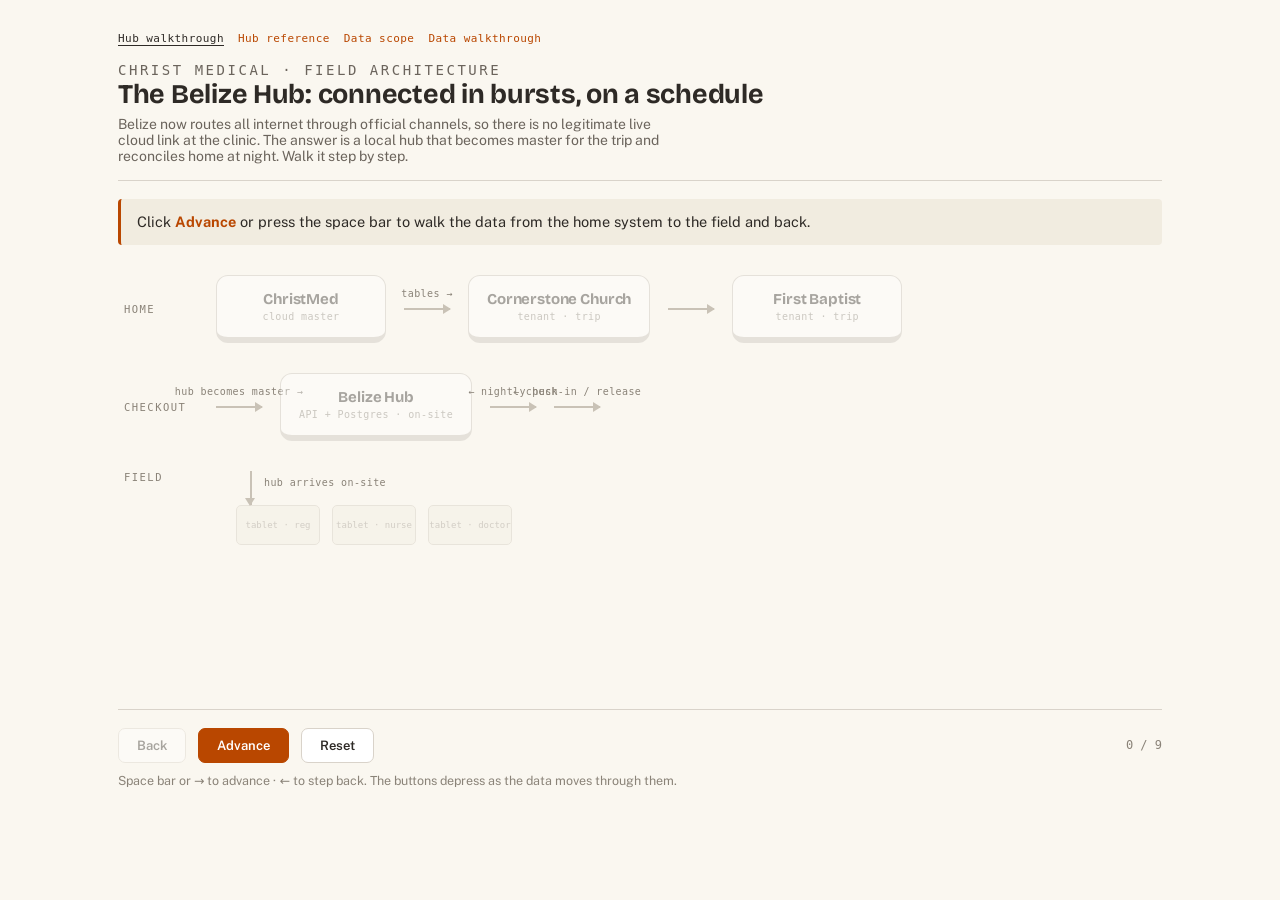
<file: belize-arch/index.html>
<!DOCTYPE html>
<html lang="en">
<head>
<meta charset="utf-8">
<meta name="viewport" content="width=device-width, initial-scale=1">
<title>Belize Hub Architecture — Christ Medical</title>
<link rel="preconnect" href="https://fonts.googleapis.com">
<link rel="preconnect" href="https://fonts.gstatic.com" crossorigin>
<link href="https://fonts.googleapis.com/css2?family=Bricolage+Grotesque:opsz,wght@12..96,400;12..96,700&family=Public+Sans:wght@400;600;700&display=swap" rel="stylesheet">
<link rel="stylesheet" href="styles.css">
</head>
<body>
<div class="stage-wrap">

  <nav class="deck-nav" aria-label="Deck">
    <a class="here" href="index.html">Hub walkthrough</a>
    <a href="architecture.html">Hub reference</a>
    <a href="data.html">Data scope</a>
    <a href="data-demo.html">Data walkthrough</a>
  </nav>

  <div class="masthead">
    <p class="eyebrow">Christ Medical · Field Architecture</p>
    <h1>The Belize Hub: connected in bursts, on a schedule</h1>
    <p>Belize now routes all internet through official channels, so there is no legitimate live cloud link at the clinic. The answer is a local hub that becomes master for the trip and reconciles home at night. Walk it step by step.</p>
  </div>

  <div class="caption" id="caption"></div>

  <div class="stage">

    <div class="row">
      <span class="label">Home</span>
      <press-button id="christmed" label="ChristMed" sub="cloud master"></press-button>
      <div class="arrow" id="a-christmed-cornerstone"><span class="arrow-note">tables →</span></div>
      <press-button id="cornerstone" label="Cornerstone Church" sub="tenant · trip"></press-button>
      <div class="arrow" id="a-cornerstone-firstbaptist"></div>
      <press-button id="firstbaptist" label="First Baptist" sub="tenant · trip"></press-button>
    </div>

    <div class="row">
      <span class="label">Checkout</span>
      <div class="arrow" id="a-checkout"><span class="arrow-note">hub becomes master →</span></div>
      <press-button id="hub" label="Belize Hub" sub="API + Postgres · on-site"></press-button>
      <div class="arrow" id="a-hub-cloud"><span class="arrow-note">← nightly push</span></div>
      <div class="arrow" id="a-release"><span class="arrow-note">← check-in / release</span></div>
    </div>

    <div class="row" style="align-items:flex-start;">
      <span class="label">Field</span>
      <div style="display:flex;flex-direction:column;align-items:flex-start;">
        <div class="arrow down" id="a-hub-location"><span class="arrow-note" style="left:14px;top:6px;transform:none;">hub arrives on-site</span></div>
        <div class="devices">
          <div class="device" id="dev1">tablet · reg</div>
          <div class="device" id="dev2">tablet · nurse</div>
          <div class="device" id="dev3">tablet · doctor</div>
        </div>
      </div>
    </div>

  </div>

  <div class="controls">
    <button class="btn" id="prev">Back</button>
    <button class="btn primary" id="next">Advance</button>
    <button class="btn" id="reset">Reset</button>
    <span class="step-count" id="count"></span>
  </div>
  <p class="hint">Space bar or → to advance · ← to step back. The buttons depress as the data moves through them.</p>

</div>
<script src="demo.js"></script>
</body>
</html>
</file>
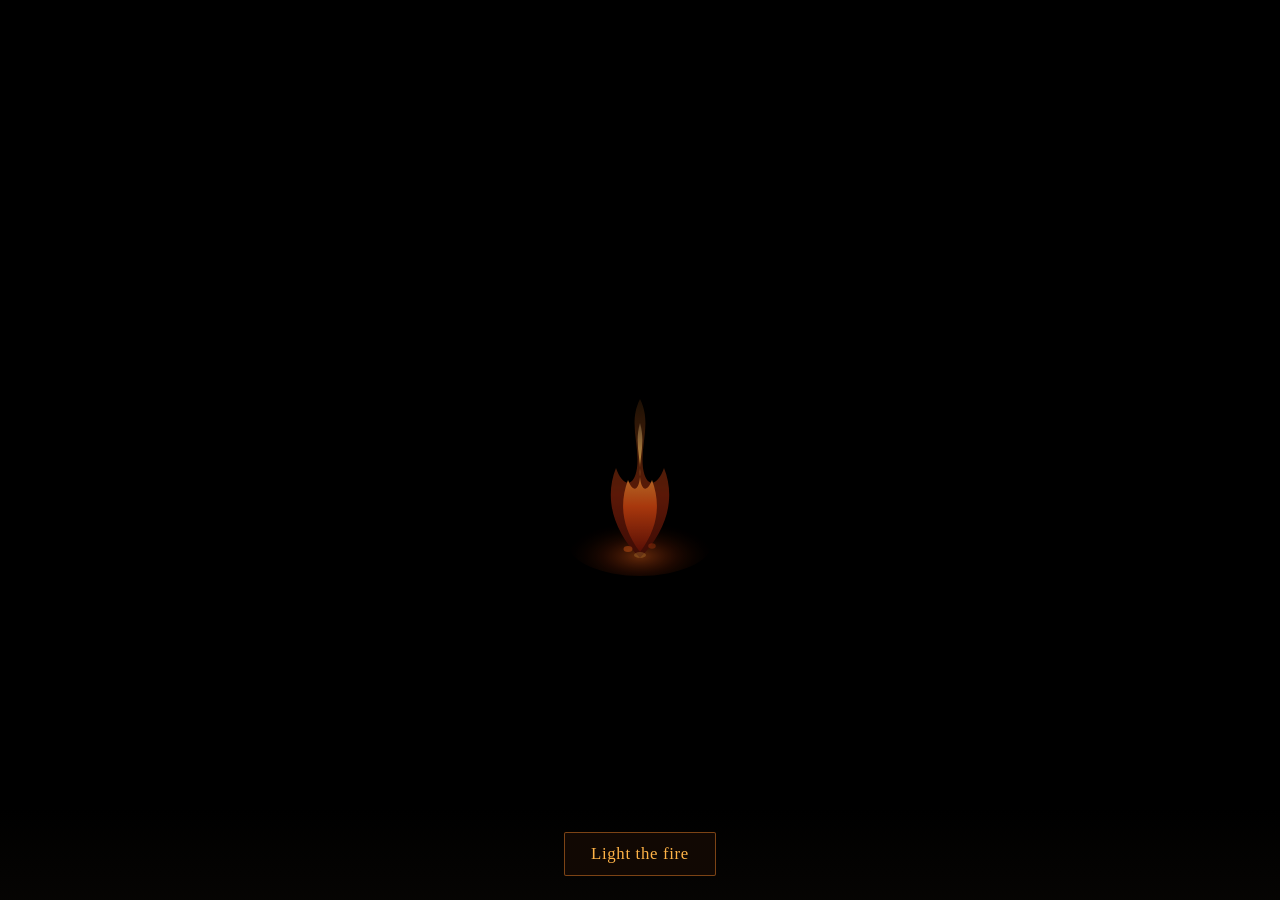
<file: iFlame/index.html>
<!DOCTYPE html>
<html lang="en">
<head>
  <meta charset="utf-8" />
  <meta name="viewport" content="width=device-width, initial-scale=1, viewport-fit=cover" />
  <meta name="description" content="iFlame - ambient focus workspace with fire, rain, and noise." />
  <meta name="theme-color" content="#000000" />
  <title>iFlame</title>
  <link rel="stylesheet" href="styles.css" />
</head>
<body>
  <main class="stage" id="stage">
    <div class="fire" id="fire" aria-hidden="true">
      <svg class="fire-svg" viewBox="0 0 120 140" role="img" aria-label="">
        <defs>
          <radialGradient id="emberGlow" cx="50%" cy="70%" r="55%">
            <stop offset="0%" stop-color="#ff6a1a" stop-opacity="0.55" />
            <stop offset="45%" stop-color="#c43a0a" stop-opacity="0.22" />
            <stop offset="100%" stop-color="#000" stop-opacity="0" />
          </radialGradient>
          <linearGradient id="flameCore" x1="50%" y1="100%" x2="50%" y2="0%">
            <stop offset="0%" stop-color="#7a1508" />
            <stop offset="35%" stop-color="#e84d12" />
            <stop offset="70%" stop-color="#ffb347" />
            <stop offset="100%" stop-color="#ffd28a" stop-opacity="0.35" />
          </linearGradient>
          <linearGradient id="flameOuter" x1="50%" y1="100%" x2="50%" y2="0%">
            <stop offset="0%" stop-color="#4a0a06" stop-opacity="0.9" />
            <stop offset="40%" stop-color="#c23410" stop-opacity="0.65" />
            <stop offset="100%" stop-color="#ff8c2a" stop-opacity="0.15" />
          </linearGradient>
        </defs>
        <ellipse class="glow" cx="60" cy="108" rx="48" ry="22" fill="url(#emberGlow)" />
        <path class="flame flame-a" fill="url(#flameOuter)"
          d="M60 118 C42 100 36 78 44 58 C48 70 56 72 58 58 C60 42 52 28 60 12 C68 28 60 42 62 58 C64 72 72 70 76 58 C84 78 78 100 60 118 Z" />
        <path class="flame flame-b" fill="url(#flameCore)"
          d="M60 114 C48 98 46 82 52 66 C55 74 59 74 60 64 C61 52 56 42 60 28 C64 42 59 52 60 64 C61 74 65 74 68 66 C74 82 72 98 60 114 Z" />
        <ellipse class="ember" cx="52" cy="112" rx="3" ry="2" fill="#ff6a1a" opacity="0.55" />
        <ellipse class="ember ember-delay" cx="68" cy="110" rx="2.5" ry="1.8" fill="#e84d12" opacity="0.4" />
        <ellipse class="ember ember-delay2" cx="60" cy="116" rx="4" ry="2" fill="#ffb347" opacity="0.35" />
      </svg>
    </div>

    <aside class="tray" id="tray" aria-label="Ambient mixer">
      <button type="button" class="ignite" id="ignite" aria-pressed="false">
        Light the fire
      </button>

      <div class="channels" id="channels" hidden>
        <label class="channel">
          <span class="channel-label">Fire</span>
          <input type="range" id="gain-fire" min="0" max="100" value="55" step="1"
            aria-label="Fire volume" orient="vertical" />
        </label>
        <label class="channel">
          <span class="channel-label">Rain</span>
          <input type="range" id="gain-rain" min="0" max="100" value="35" step="1"
            aria-label="Rain volume" orient="vertical" />
        </label>
        <label class="channel">
          <span class="channel-label">Noise</span>
          <input type="range" id="gain-noise" min="0" max="100" value="20" step="1"
            aria-label="Noise volume" orient="vertical" />
        </label>
        <button type="button" class="mute" id="mute" aria-pressed="false" aria-label="Master mute">
          Mute
        </button>
      </div>
    </aside>
  </main>

  <script src="app.js" defer></script>
</body>
</html>
</file>
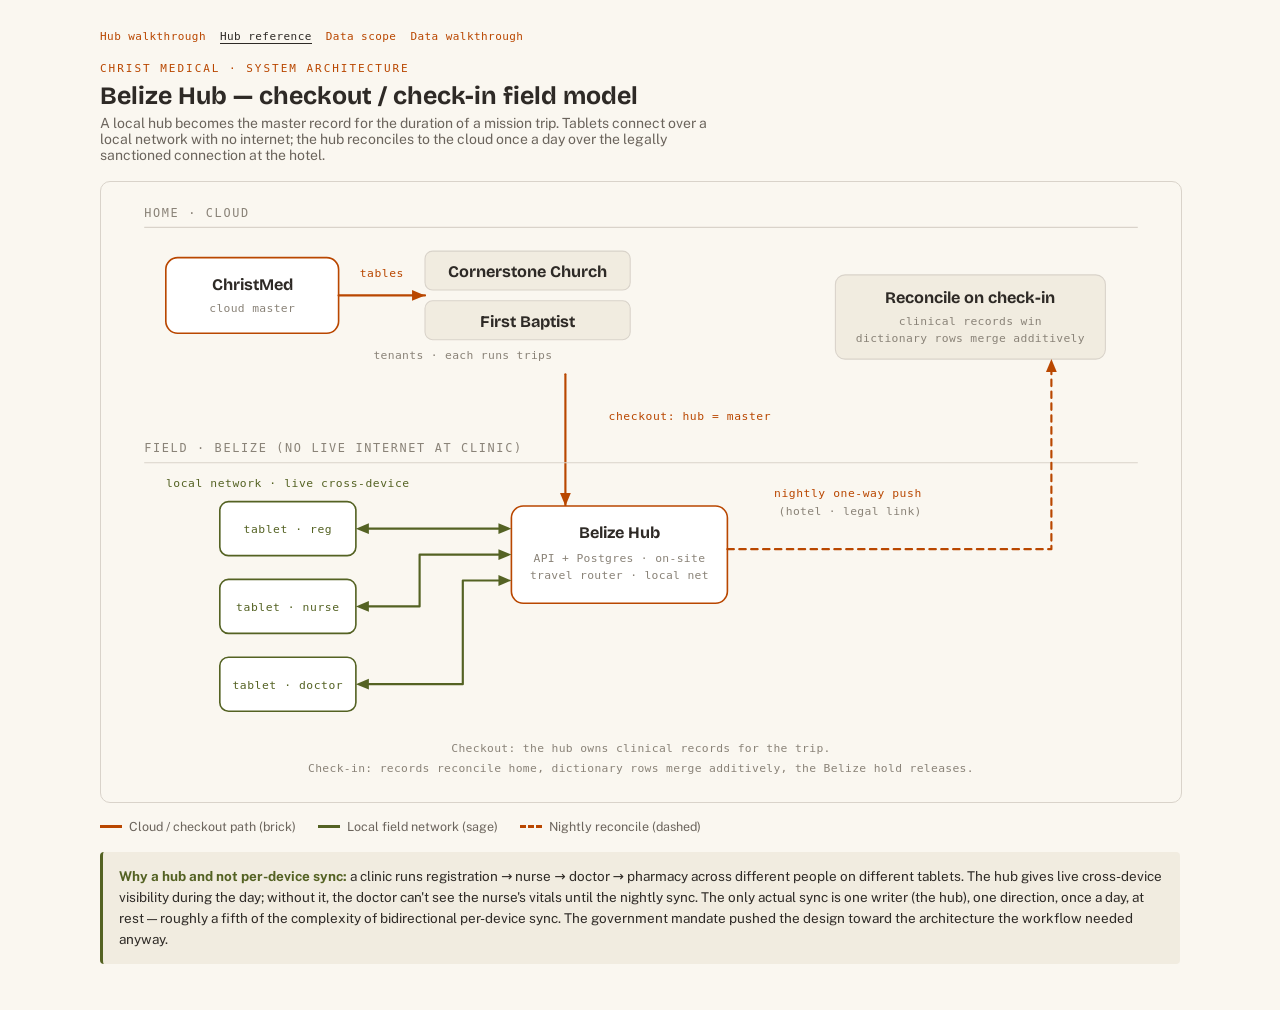
<file: belize-arch/architecture.html>
<!DOCTYPE html>
<html lang="en">
<head>
<meta charset="utf-8">
<meta name="viewport" content="width=device-width, initial-scale=1">
<title>Belize Hub — Full Architecture — Christ Medical</title>
<link rel="preconnect" href="https://fonts.googleapis.com">
<link rel="preconnect" href="https://fonts.gstatic.com" crossorigin>
<link href="https://fonts.googleapis.com/css2?family=Bricolage+Grotesque:opsz,wght@12..96,400;12..96,700&family=Public+Sans:wght@400;600;700&display=swap" rel="stylesheet">
<style>
  :root{
    --paper:#FAF7F0; --paper2:#F1ECE0; --brick:#B94700; --ink:#2E2A26;
    --sage:#546223; --hair:#D9D3CA; --ghost:#C9C2B6;
    --head:'Bricolage Grotesque','Public Sans',system-ui,sans-serif;
    --body:'Public Sans',system-ui,sans-serif;
    --mono:'DejaVu Sans Mono',ui-monospace,monospace;
  }
  body{margin:0;background:var(--paper);color:var(--ink);font-family:var(--body);}
  .wrap{max-width:1080px;margin:0 auto;padding:30px 26px 46px;}
  .eyebrow{font-family:var(--mono);font-size:11px;letter-spacing:.18em;text-transform:uppercase;color:var(--brick);margin:0 0 6px;}
  h1{font-family:var(--head);font-weight:700;font-size:25px;margin:0 0 4px;}
  .lede{margin:0 0 18px;color:#6b645c;font-size:14px;max-width:70ch;}
  svg{width:100%;height:auto;display:block;background:var(--paper);border:1px solid var(--hair);border-radius:10px;}
  .legend{display:flex;gap:22px;flex-wrap:wrap;margin-top:16px;font-size:12.5px;color:#6b645c;}
  .legend span{display:inline-flex;align-items:center;gap:7px;}
  .sw{width:22px;height:0;border-top-width:3px;border-top-style:solid;display:inline-block;}
  .note{margin-top:18px;padding:14px 16px;background:var(--paper2);border-left:3px solid var(--sage);border-radius:4px;font-size:13.5px;line-height:1.55;}
  .note b{color:var(--sage);}
</style>
</head>
<body>
<div class="wrap">
  <nav class="nav" aria-label="Deck" style="display:flex;gap:14px;flex-wrap:wrap;margin:0 0 18px;font-family:var(--mono);font-size:11px;letter-spacing:.04em;">
    <a href="index.html" style="color:var(--brick);text-decoration:none;">Hub walkthrough</a>
    <a href="architecture.html" style="color:var(--ink);text-decoration:none;border-bottom:1px solid var(--ink);">Hub reference</a>
    <a href="data.html" style="color:var(--brick);text-decoration:none;">Data scope</a>
    <a href="data-demo.html" style="color:var(--brick);text-decoration:none;">Data walkthrough</a>
  </nav>
  <p class="eyebrow">Christ Medical · System Architecture</p>
  <h1>Belize Hub — checkout / check-in field model</h1>
  <p class="lede">A local hub becomes the master record for the duration of a mission trip. Tablets connect over a local network with no internet; the hub reconciles to the cloud once a day over the legally sanctioned connection at the hotel.</p>

  <svg viewBox="0 0 1000 574" role="img" aria-label="Belize hub architecture diagram">
    <defs>
      <!-- Solid heads, tip exactly on the path endpoint, sized in user units so the
           stem is fully covered and never shows through the pointer. -->
      <marker id="ah" viewBox="0 0 12 12" refX="12" refY="6"
              markerWidth="12" markerHeight="12" markerUnits="userSpaceOnUse"
              orient="auto-start-reverse">
        <path d="M0 1 L12 6 L0 11 Z" fill="#B94700"/>
      </marker>
      <marker id="ahs" viewBox="0 0 12 12" refX="12" refY="6"
              markerWidth="12" markerHeight="12" markerUnits="userSpaceOnUse"
              orient="auto-start-reverse">
        <path d="M0 1 L12 6 L0 11 Z" fill="#546223"/>
      </marker>
      <style>
        .box{fill:#fff;stroke:#B94700;stroke-width:1.5;}
        .box-sage{fill:#fff;stroke:#546223;stroke-width:1.5;}
        .panel{fill:#F1ECE0;stroke:#D9D3CA;stroke-width:1;}
        .t{font-family:var(--head, 'Bricolage Grotesque');font-weight:700;font-size:15px;fill:#2E2A26;}
        .ts{font-family:'DejaVu Sans Mono',monospace;font-size:10.5px;fill:#8a8378;letter-spacing:.03em;}
        .tl{font-family:'DejaVu Sans Mono',monospace;font-size:10.5px;fill:#B94700;letter-spacing:.05em;}
        .tls{font-family:'DejaVu Sans Mono',monospace;font-size:10.5px;fill:#546223;letter-spacing:.05em;}
        .zone{font-family:'DejaVu Sans Mono',monospace;font-size:11px;fill:#8a8378;letter-spacing:.14em;text-transform:uppercase;}
        .conn{stroke:#B94700;stroke-width:2;fill:none;stroke-linejoin:round;stroke-linecap:round;}
        .conn-sage{stroke:#546223;stroke-width:2;fill:none;stroke-linejoin:round;stroke-linecap:round;}
        .conn-dash{stroke:#B94700;stroke-width:2;fill:none;stroke-dasharray:6 5;stroke-linejoin:round;stroke-linecap:round;}
        .ah{fill:#B94700;}
        .ahs{fill:#546223;}
      </style>
    </defs>

    <!-- ================= ZONE: Home / cloud ================= -->
    <text x="40" y="32" class="zone">Home · Cloud</text>
    <line x1="40" y1="42" x2="960" y2="42" stroke="#D9D3CA" stroke-width="1"/>

    <rect class="box" x="60" y="70" width="160" height="70" rx="11"/>
    <text class="t" x="140" y="100" text-anchor="middle">ChristMed</text>
    <text class="ts" x="140" y="120" text-anchor="middle">cloud master</text>

    <!-- churches -->
    <rect class="panel" x="300" y="64" width="190" height="36" rx="7"/>
    <text class="t" x="395" y="88" text-anchor="middle" font-size="13">Cornerstone Church</text>
    <rect class="panel" x="300" y="110" width="190" height="36" rx="7"/>
    <text class="t" x="395" y="134" text-anchor="middle" font-size="13">First Baptist</text>
    <text class="ts" x="418" y="164" text-anchor="end">tenants · each runs trips</text>

    <!-- christmed -> churches -->
    <path class="conn" d="M220 105 H300" marker-end="url(#ah)"/>
    <text class="tl" x="260" y="88" text-anchor="middle">tables</text>

    <!-- checkout: straight drop across the zone boundary into the hub -->
    <path class="conn" d="M430 178 V300" marker-end="url(#ah)"/>
    <text class="tl" x="470" y="220">checkout: hub = master</text>

    <!-- reconcile / release target -->
    <rect class="panel" x="680" y="86" width="250" height="78" rx="9"/>
    <text class="t" x="805" y="112" text-anchor="middle" font-size="13">Reconcile on check-in</text>
    <text class="ts" x="805" y="132" text-anchor="middle">clinical records win</text>
    <text class="ts" x="805" y="148" text-anchor="middle">dictionary rows merge additively</text>

    <!-- ================= ZONE: Field / Belize ================= -->
    <text x="40" y="250" class="zone">Field · Belize (no live internet at clinic)</text>
    <line x1="40" y1="260" x2="960" y2="260" stroke="#D9D3CA" stroke-width="1"/>

    <!-- hub -->
    <rect class="box" x="380" y="300" width="200" height="90" rx="11"/>
    <text class="t" x="480" y="330" text-anchor="middle">Belize Hub</text>
    <text class="ts" x="480" y="352" text-anchor="middle">API + Postgres · on-site</text>
    <text class="ts" x="480" y="368" text-anchor="middle">travel router · local net</text>

    <!-- tablets -->
    <text class="tls" x="173" y="282" text-anchor="middle">local network · live cross-device</text>
    <g>
      <rect class="box-sage" x="110" y="296" width="126" height="50" rx="8"/>
      <text class="tls" x="173" y="325" text-anchor="middle">tablet · reg</text>
      <rect class="box-sage" x="110" y="368" width="126" height="50" rx="8"/>
      <text class="tls" x="173" y="397" text-anchor="middle">tablet · nurse</text>
      <rect class="box-sage" x="110" y="440" width="126" height="50" rx="8"/>
      <text class="tls" x="173" y="469" text-anchor="middle">tablet · doctor</text>
    </g>
    <!-- tablets <-> hub: each head on its own stub; elbows on separate risers
         (no shared bus) so corners don't double-stroke into a +. -->
    <path class="conn-sage" d="M248 321 H368"/>
    <path class="ahs" d="M236 321 L248 316 L248 326 Z"/>
    <path class="ahs" d="M380 321 L368 316 L368 326 Z"/>

    <path class="conn-sage" d="M248 393 H295 V345 H368"/>
    <path class="ahs" d="M236 393 L248 388 L248 398 Z"/>
    <path class="ahs" d="M380 345 L368 340 L368 350 Z"/>

    <path class="conn-sage" d="M248 465 H335 V369 H368"/>
    <path class="ahs" d="M236 465 L248 460 L248 470 Z"/>
    <path class="ahs" d="M380 369 L368 364 L368 374 Z"/>

    <!-- nightly push: long horizontal past the label, vertical stem into the tip -->
    <path class="conn-dash" d="M580 340 H880 V176"/>
    <path class="ah" d="M880 164 L875 176 L885 176 Z"/>
    <text class="tl" x="760" y="292" text-anchor="end">nightly one-way push</text>
    <text class="ts" x="760" y="308" text-anchor="end">(hotel · legal link)</text>

    <!-- caption bottom -->
    <text class="ts" x="500" y="528" text-anchor="middle" font-size="12">Checkout: the hub owns clinical records for the trip.</text>
    <text class="ts" x="500" y="546" text-anchor="middle" font-size="12">Check-in: records reconcile home, dictionary rows merge additively, the Belize hold releases.</text>
  </svg>

  <div class="legend">
    <span><span class="sw" style="border-top-color:#B94700"></span> Cloud / checkout path (brick)</span>
    <span><span class="sw" style="border-top-color:#546223"></span> Local field network (sage)</span>
    <span><span class="sw" style="border-top-color:#B94700;border-top-style:dashed"></span> Nightly reconcile (dashed)</span>
  </div>

  <div class="note">
    <b>Why a hub and not per-device sync:</b> a clinic runs registration → nurse → doctor → pharmacy across different people on different tablets. The hub gives live cross-device visibility during the day; without it, the doctor can't see the nurse's vitals until the nightly sync. The only actual sync is one writer (the hub), one direction, once a day, at rest — roughly a fifth of the complexity of bidirectional per-device sync. The government mandate pushed the design toward the architecture the workflow needed anyway.
  </div>
</div>
</body>
</html>
</file>
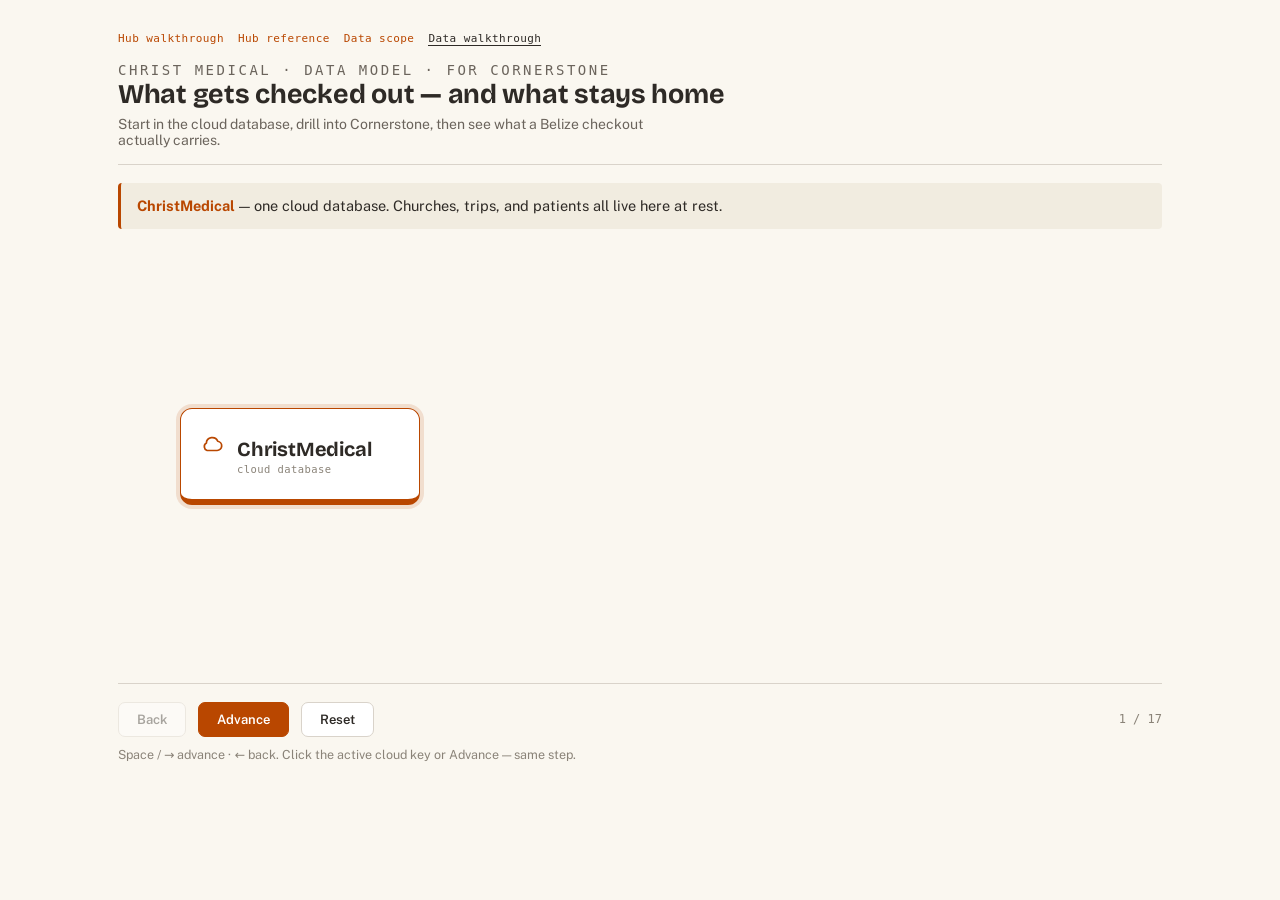
<file: belize-arch/data-demo.html>
<!DOCTYPE html>
<html lang="en">
<head>
<meta charset="utf-8">
<meta name="viewport" content="width=device-width, initial-scale=1">
<title>Data Walkthrough — Checkout Scope — Christ Medical</title>
<link rel="preconnect" href="https://fonts.googleapis.com">
<link rel="preconnect" href="https://fonts.gstatic.com" crossorigin>
<link href="https://fonts.googleapis.com/css2?family=Bricolage+Grotesque:opsz,wght@12..96,400;12..96,700&family=Public+Sans:wght@400;600;700&display=swap" rel="stylesheet">
<link rel="stylesheet" href="styles.css">
</head>
<body>
<div class="stage-wrap">

  <nav class="deck-nav" aria-label="Deck">
    <a href="index.html">Hub walkthrough</a>
    <a href="architecture.html">Hub reference</a>
    <a href="data.html">Data scope</a>
    <a class="here" href="data-demo.html">Data walkthrough</a>
  </nav>

  <div class="masthead">
    <p class="eyebrow">Christ Medical · Data Model · for Cornerstone</p>
    <h1>What gets checked out — and what stays home</h1>
    <p>Start in the cloud database, drill into Cornerstone, then see what a Belize checkout actually carries.</p>
  </div>

  <div class="caption" id="caption"></div>

  <div class="stage drill-stage" id="drill" data-phase="solo">

    <button type="button" class="cloud-key solo" id="key-christmed" aria-label="ChristMedical cloud database">
      <svg class="cloud-ico" viewBox="0 0 24 24" aria-hidden="true">
        <path d="M7.5 18h9.2a4.3 4.3 0 0 0 .6-8.55 5.5 5.5 0 0 0-10.55 1.7A3.8 3.8 0 0 0 7.5 18z"
              fill="none" stroke="currentColor" stroke-width="1.6" stroke-linejoin="round"/>
      </svg>
      <span class="ck-name">ChristMedical</span>
      <span class="ck-sub">cloud database</span>
    </button>

    <div class="drill-column" id="drill-column">

      <div class="trail-panel" id="trail-panel" hidden>
        <nav class="trail" id="trail" aria-label="Ownership path"></nav>
        <div class="trail-body">

          <div class="panel-view" id="view-tenants" hidden>
            <div class="key-row">
              <button type="button" class="cloud-key" id="key-cornerstone" aria-label="Cornerstone tenant">
                <svg class="cloud-ico" viewBox="0 0 24 24" aria-hidden="true">
                  <path d="M7.5 18h9.2a4.3 4.3 0 0 0 .6-8.55 5.5 5.5 0 0 0-10.55 1.7A3.8 3.8 0 0 0 7.5 18z"
                        fill="none" stroke="currentColor" stroke-width="1.6" stroke-linejoin="round"/>
                </svg>
                <span class="ck-name">Cornerstone</span>
                <span class="ck-sub">tenant</span>
              </button>
              <button type="button" class="cloud-key" id="key-firstbaptist" aria-label="First Baptist tenant">
                <svg class="cloud-ico" viewBox="0 0 24 24" aria-hidden="true">
                  <path d="M7.5 18h9.2a4.3 4.3 0 0 0 .6-8.55 5.5 5.5 0 0 0-10.55 1.7A3.8 3.8 0 0 0 7.5 18z"
                        fill="none" stroke="currentColor" stroke-width="1.6" stroke-linejoin="round"/>
                </svg>
                <span class="ck-name">First Baptist</span>
                <span class="ck-sub">tenant</span>
              </button>
            </div>
          </div>

          <div class="panel-view" id="view-clinics" hidden>
            <div class="drill-shared" id="shared-band">
              <p class="drill-shared-label">Shared across clinics</p>
              <div class="drill-chips">
                <span class="drill-chip">formulary / meds</span>
                <span class="drill-chip">mission workers</span>
                <span class="drill-chip">treatments</span>
              </div>
            </div>
            <div class="key-row">
              <button type="button" class="cloud-key clinic" id="key-belize" aria-label="Belize clinic">
                <svg class="cloud-ico" viewBox="0 0 24 24" aria-hidden="true">
                  <path d="M7.5 18h9.2a4.3 4.3 0 0 0 .6-8.55 5.5 5.5 0 0 0-10.55 1.7A3.8 3.8 0 0 0 7.5 18z"
                        fill="none" stroke="currentColor" stroke-width="1.6" stroke-linejoin="round"/>
                </svg>
                <span class="ck-name">Belize 2026</span>
                <span class="ck-sub">clinic · mission</span>
              </button>
              <button type="button" class="cloud-key clinic" id="key-honduras" aria-label="Honduras clinic">
                <svg class="cloud-ico" viewBox="0 0 24 24" aria-hidden="true">
                  <path d="M7.5 18h9.2a4.3 4.3 0 0 0 .6-8.55 5.5 5.5 0 0 0-10.55 1.7A3.8 3.8 0 0 0 7.5 18z"
                        fill="none" stroke="currentColor" stroke-width="1.6" stroke-linejoin="round"/>
                </svg>
                <span class="ck-name">Honduras 2026</span>
                <span class="ck-sub">clinic · mission</span>
              </button>
            </div>
          </div>

          <div class="panel-view" id="view-belize" hidden>
            <div class="shared-pill" id="shared-pill" title="Tenant shared snapshot rides with checkout">shared</div>
            <div class="belize-detail" id="belize-detail">
              <p class="drill-shared-label brick-label">Clinic-scoped</p>
              <div class="drill-chips brick-chips">
                <span class="drill-chip brick">patients</span>
                <span class="drill-chip brick">encounters</span>
                <span class="drill-chip brick">vitals / Rx</span>
              </div>
            </div>
          </div>

        </div>
      </div>

      <div class="checkout-zone" id="checkout-zone" hidden>
        <div class="data-stream" id="data-stream" aria-hidden="true">
          <div class="stream-beam"></div>
          <span class="stream-pkt" style="--d:0s">patients</span>
          <span class="stream-pkt" style="--d:.15s">encounters</span>
          <span class="stream-pkt sage" style="--d:.3s">shared</span>
          <span class="stream-pkt" style="--d:.45s">vitals / Rx</span>
        </div>

        <div class="hub-replicant" id="hub-replicant">
          <header class="hub-replicant-hdr">
            <svg class="pc-ico" viewBox="0 0 24 24" aria-hidden="true">
              <rect x="3" y="4" width="18" height="12" rx="1.5" fill="none" stroke="currentColor" stroke-width="1.6"/>
              <path d="M8 20h8M12 16v4" fill="none" stroke="currentColor" stroke-width="1.6" stroke-linecap="round"/>
            </svg>
            <div class="hub-replicant-titles">
              <span class="hub-replicant-title">Belize Hub</span>
              <span class="hub-replicant-sub" id="hub-replicant-loc">in Florence</span>
            </div>
          </header>
          <div class="shared-pill">shared</div>
          <div class="belize-detail">
            <p class="drill-shared-label brick-label">Checked-out slice</p>
            <div class="drill-chips brick-chips">
              <span class="drill-chip brick">patients</span>
              <span class="drill-chip brick">encounters</span>
              <span class="drill-chip brick">vitals / Rx</span>
            </div>
          </div>
        </div>
      </div>

      <!-- Beat 5: shrunk pair -->
      <div class="paired-keys" id="paired-keys" hidden>
        <button type="button" class="cloud-key checked-out" id="key-cloud-belize" aria-label="Belize cloud checked out">
          <svg class="cloud-ico" viewBox="0 0 24 24" aria-hidden="true">
            <path d="M7.5 18h9.2a4.3 4.3 0 0 0 .6-8.55 5.5 5.5 0 0 0-10.55 1.7A3.8 3.8 0 0 0 7.5 18z"
                  fill="none" stroke="currentColor" stroke-width="1.6" stroke-linejoin="round"/>
          </svg>
          <span class="ck-name">Belize 2026</span>
          <span class="ck-sub">cloud · checked out</span>
          <span class="co-stamp">checked out</span>
        </button>
        <button type="button" class="cloud-key hub-key" id="key-hub-btn" aria-label="Belize Hub">
          <svg class="pc-ico key-pc" viewBox="0 0 24 24" aria-hidden="true">
            <rect x="3" y="4" width="18" height="12" rx="1.5" fill="none" stroke="currentColor" stroke-width="1.6"/>
            <path d="M8 20h8M12 16v4" fill="none" stroke="currentColor" stroke-width="1.6" stroke-linecap="round"/>
          </svg>
          <span class="ck-name">Belize Hub</span>
          <span class="ck-sub" id="hub-key-loc">in Florence</span>
        </button>
      </div>

      <!-- Beats 7+: on-site clinic LAN -->
      <div class="clinic-field" id="clinic-field" hidden data-beat="hub">
        <!-- reconcile: cloud above hub (shown after closeout) -->
        <div class="reconcile-cloud-wrap" id="reconcile-cloud-wrap" hidden>
          <div class="cloud-key checked-out reconcile-cloud" id="reconcile-cloud">
            <svg class="cloud-ico" viewBox="0 0 24 24" aria-hidden="true">
              <path d="M7.5 18h9.2a4.3 4.3 0 0 0 .6-8.55 5.5 5.5 0 0 0-10.55 1.7A3.8 3.8 0 0 0 7.5 18z"
                    fill="none" stroke="currentColor" stroke-width="1.6" stroke-linejoin="round"/>
            </svg>
            <span class="ck-name">Belize 2026</span>
            <span class="ck-sub" id="reconcile-cloud-sub">cloud · checked out</span>
            <span class="co-stamp" id="reconcile-stamp">checked out</span>
          </div>
        </div>

        <div class="reconcile-bridge" id="reconcile-bridge" hidden aria-hidden="true">
          <svg class="reconcile-bridge-svg" viewBox="0 0 40 88">
            <line class="reconcile-wire" x1="20" y1="84" x2="20" y2="4"
                  pathLength="100"/>
            <circle class="reconcile-bit up b1" cx="20" cy="78" r="3"/>
            <circle class="reconcile-bit up b2" cx="20" cy="78" r="3"/>
            <circle class="reconcile-bit up b3" cx="20" cy="78" r="3"/>
            <circle class="reconcile-bit dn b1" cx="20" cy="10" r="3"/>
            <circle class="reconcile-bit dn b2" cx="20" cy="10" r="3"/>
          </svg>
        </div>

        <div class="clinic-top" id="clinic-top">
          <div class="clinic-hub" id="clinic-hub">
            <svg class="pc-ico" viewBox="0 0 24 24" aria-hidden="true">
              <rect x="3" y="4" width="18" height="12" rx="1.5" fill="none" stroke="currentColor" stroke-width="1.6"/>
              <path d="M8 20h8M12 16v4" fill="none" stroke="currentColor" stroke-width="1.6" stroke-linecap="round"/>
            </svg>
            <div class="clinic-hub-text">
              <span class="ck-name">Belize Hub</span>
              <span class="ck-sub" id="clinic-hub-sub">in Belize · trip master</span>
            </div>
          </div>
        </div>

        <div class="clinic-spine" id="clinic-spine" hidden>
          <svg class="clinic-spine-svg" viewBox="0 0 40 72" aria-hidden="true">
            <line class="spine-wire" x1="20" y1="4" x2="20" y2="68"/>
            <circle class="spine-bit up b1" cx="20" cy="60" r="2.4"/>
            <circle class="spine-bit up b2" cx="20" cy="60" r="2.4"/>
            <circle class="spine-bit up b3" cx="20" cy="60" r="2.4"/>
            <circle class="spine-bit dn b1" cx="20" cy="12" r="2.4"/>
            <circle class="spine-bit dn b2" cx="20" cy="12" r="2.4"/>
            <circle class="spine-bit dn b3" cx="20" cy="12" r="2.4"/>
          </svg>
        </div>

        <div class="clinic-router" id="clinic-router" hidden>
          <svg class="router-ico" viewBox="0 0 48 36" aria-hidden="true">
            <rect x="6" y="14" width="36" height="16" rx="3" fill="none" stroke="currentColor" stroke-width="2"/>
            <circle cx="14" cy="22" r="2" fill="currentColor"/>
            <circle cx="22" cy="22" r="2" fill="currentColor"/>
            <circle cx="30" cy="22" r="2" fill="currentColor"/>
            <path d="M18 14 V8 M24 14 V6 M30 14 V8" fill="none" stroke="currentColor" stroke-width="2" stroke-linecap="round"/>
            <path d="M14 4 Q18 0 22 4 M26 2 Q30 -2 34 2" fill="none" stroke="currentColor" stroke-width="1.6" stroke-linecap="round" opacity="0.7"/>
          </svg>
          <span class="router-label">Travel router · local Wi‑Fi</span>
        </div>

        <div class="clinic-fan" id="clinic-fan" hidden>
          <svg class="clinic-fan-svg" viewBox="0 0 560 56" aria-hidden="true">
            <path class="fan-wire" d="M280 4 L280 20 L70 48"/>
            <path class="fan-wire" d="M280 4 L280 20 L210 48"/>
            <path class="fan-wire" d="M280 4 L280 20 L350 48"/>
            <path class="fan-wire" d="M280 4 L280 20 L490 48"/>
            <circle class="fan-bit fb0" cx="280" cy="8" r="2.2"/>
            <circle class="fan-bit fb1" cx="280" cy="8" r="2.2"/>
            <circle class="fan-bit fb2" cx="280" cy="8" r="2.2"/>
          </svg>
        </div>

        <div class="clinic-floor" id="clinic-floor">
        <div class="clinic-staff" id="clinic-staff" hidden>
          <div class="bust" id="bust-rx" data-role="rx">
            <svg class="bust-svg" viewBox="0 0 64 72" aria-hidden="true">
              <circle cx="32" cy="18" r="12" fill="#FAF7F0" stroke="#2E2A26" stroke-width="1.6"/>
              <path d="M12 62 C14 42 22 36 32 36 C42 36 50 42 52 62" fill="#FAF7F0" stroke="#2E2A26" stroke-width="1.6"/>
              <rect class="dev laptop" x="20" y="44" width="24" height="14" rx="1.5" fill="#fff" stroke="#546223" stroke-width="1.5"/>
              <path d="M18 58 H46" stroke="#546223" stroke-width="1.5" stroke-linecap="round"/>
            </svg>
            <span class="bust-name">Receptionist</span>
            <span class="bust-device">laptop</span>
          </div>
          <div class="bust" id="bust-nurse" data-role="nurse">
            <svg class="bust-svg" viewBox="0 0 64 72" aria-hidden="true">
              <circle cx="32" cy="18" r="12" fill="#FAF7F0" stroke="#2E2A26" stroke-width="1.6"/>
              <path d="M18 12 H46 M32 8 V16" stroke="#546223" stroke-width="1.6" stroke-linecap="round"/>
              <path d="M12 62 C14 42 22 36 32 36 C42 36 50 42 52 62" fill="#FAF7F0" stroke="#2E2A26" stroke-width="1.6"/>
              <rect class="dev laptop" x="20" y="44" width="24" height="14" rx="1.5" fill="#fff" stroke="#546223" stroke-width="1.5"/>
              <path d="M18 58 H46" stroke="#546223" stroke-width="1.5" stroke-linecap="round"/>
            </svg>
            <span class="bust-name">Nurse</span>
            <span class="bust-device">laptop</span>
          </div>
          <div class="bust" id="bust-dr" data-role="dr">
            <svg class="bust-svg" viewBox="0 0 64 72" aria-hidden="true">
              <circle cx="32" cy="18" r="12" fill="#FAF7F0" stroke="#2E2A26" stroke-width="1.6"/>
              <path d="M12 62 C14 42 22 36 32 36 C42 36 50 42 52 62" fill="#FAF7F0" stroke="#2E2A26" stroke-width="1.6"/>
              <rect class="dev tablet" x="24" y="42" width="16" height="20" rx="2" fill="#fff" stroke="#546223" stroke-width="1.5"/>
              <circle cx="32" cy="58" r="1.2" fill="#546223"/>
            </svg>
            <span class="bust-name">Doctor</span>
            <span class="bust-device">tablet</span>
          </div>
          <div class="bust" id="bust-minister" data-role="minister">
            <svg class="bust-svg" viewBox="0 0 64 72" aria-hidden="true">
              <circle cx="32" cy="18" r="12" fill="#FAF7F0" stroke="#2E2A26" stroke-width="1.6"/>
              <path d="M32 8 V14 M28 11 H36" stroke="#B94700" stroke-width="1.6" stroke-linecap="round"/>
              <path d="M12 62 C14 42 22 36 32 36 C42 36 50 42 52 62" fill="#FAF7F0" stroke="#2E2A26" stroke-width="1.6"/>
              <rect class="dev tablet" x="24" y="42" width="16" height="20" rx="2" fill="#fff" stroke="#546223" stroke-width="1.5"/>
              <circle cx="32" cy="58" r="1.2" fill="#546223"/>
            </svg>
            <span class="bust-name">Minister</span>
            <span class="bust-device">tablet</span>
          </div>
        </div>

        <div class="clinic-patient" id="clinic-patient" hidden data-mood="hurt" data-slot="off-left">
          <svg class="patient-svg" viewBox="0 0 72 80" aria-hidden="true">
            <circle cx="36" cy="28" r="18" fill="#FAF7F0" stroke="#2E2A26" stroke-width="1.7"/>
            <circle cx="29" cy="25" r="1.8" fill="#2E2A26"/>
            <circle cx="43" cy="25" r="1.8" fill="#2E2A26"/>
            <path class="mouth frown" d="M28 38 Q36 32 44 38" fill="none" stroke="#2E2A26" stroke-width="1.7" stroke-linecap="round"/>
            <path class="mouth soft" d="M29 37 Q36 34 43 37" fill="none" stroke="#2E2A26" stroke-width="1.7" stroke-linecap="round"/>
            <path class="mouth smile" d="M28 36 Q36 44 44 36" fill="none" stroke="#2E2A26" stroke-width="1.7" stroke-linecap="round"/>
            <path class="tear" d="M46 28 Q48 34 46 38" fill="none" stroke="#5B8FA8" stroke-width="2" stroke-linecap="round"/>
            <g class="bandage">
              <rect x="22" y="14" width="16" height="7" rx="1.5" transform="rotate(-25 30 17)" fill="#E8D4A8" stroke="#8A6A3A" stroke-width="1"/>
              <line x1="24" y1="14" x2="34" y2="20" stroke="#8A6A3A" stroke-width="0.8" transform="rotate(-25 30 17)"/>
            </g>
            <g class="thermo">
              <rect x="48" y="30" width="18" height="4" rx="2" fill="#B94700"/>
              <circle cx="66" cy="32" r="3.2" fill="#B94700"/>
            </g>
            <path d="M14 78 C16 58 24 52 36 52 C48 52 56 58 58 78" fill="#FAF7F0" stroke="#2E2A26" stroke-width="1.6"/>
          </svg>
          <span class="patient-label">Patient</span>
        </div>
        </div>
      </div>

    </div>

    <!-- Beat 6: United Fruit gulf map — pans under the plane -->
    <div class="indy-map" id="indy-map" hidden aria-hidden="true">
      <div class="indy-map-inner">
        <p class="indy-map-title">Florence → Atlanta → Belize</p>
        <div class="indy-viewport" id="indy-viewport">
          <div class="indy-world" id="indy-world">
            <img class="indy-basemap" src="assets/gulf-map.png" width="1018" height="1024"
                 alt="Historical map of the Gulf of Mexico and Central America">
            <svg class="indy-svg" id="indy-svg" viewBox="0 0 1018 1024" width="1018" height="1024"
                 role="img" aria-label="Flight from Florence to Belize">
              <defs>
                <filter id="plane-shadow" x="-50%" y="-50%" width="200%" height="200%">
                  <feDropShadow dx="2.5" dy="3.5" stdDeviation="2.2" flood-color="#2E2A26" flood-opacity="0.45"/>
                </filter>
                <filter id="route-shadow" x="-20%" y="-20%" width="140%" height="140%">
                  <feDropShadow dx="1.5" dy="2.5" stdDeviation="1.8" flood-color="#2E2A26" flood-opacity="0.4"/>
                </filter>
              </defs>
              <path id="indy-route-shadow" class="indy-route-shadow"
                    d="M 395 328 L 340 325 Q 310 470 295 650"
                    fill="none" stroke="#2E2A26" stroke-width="5"
                    stroke-linecap="round" stroke-linejoin="round"
                    opacity="0.22" pathLength="1000"/>
              <path id="indy-route" class="indy-route"
                    d="M 395 328 L 340 325 Q 310 470 295 650"
                    fill="none" stroke="#B94700" stroke-width="3.5"
                    stroke-linecap="round" stroke-linejoin="round"
                    filter="url(#route-shadow)"
                    pathLength="1000"/>
              <g class="indy-city" transform="translate(395 328)">
                <circle r="7" fill="#B94700"/>
                <circle r="12" fill="none" stroke="#B94700" stroke-width="1.6" opacity="0.5"/>
                <rect x="12" y="-12" width="72" height="18" rx="2" fill="rgba(250,247,240,0.88)"/>
                <text x="16" y="2" class="indy-label">Florence</text>
              </g>
              <g class="indy-city" transform="translate(340 325)">
                <circle r="6" fill="#B94700"/>
                <circle r="11" fill="none" stroke="#B94700" stroke-width="1.5" opacity="0.45"/>
                <rect x="12" y="-12" width="62" height="18" rx="2" fill="rgba(250,247,240,0.88)"/>
                <text x="16" y="2" class="indy-label">Atlanta</text>
              </g>
              <g class="indy-city" transform="translate(295 650)">
                <circle r="7" fill="#B94700"/>
                <circle r="12" fill="none" stroke="#B94700" stroke-width="1.6" opacity="0.5"/>
                <rect x="12" y="-12" width="58" height="18" rx="2" fill="rgba(250,247,240,0.88)"/>
                <text x="16" y="2" class="indy-label">Belize</text>
              </g>
              <!-- top-down jet; nose points +X so JS heading rotate works -->
              <g id="indy-plane" class="indy-plane" transform="translate(395 328) rotate(-95)" opacity="0"
                 filter="url(#plane-shadow)">
                <g fill="#2E2A26">
                  <path d="M26 0
                           C26 -2.8 18 -3.6 6 -3.4
                           L-16 -2.4 C-20 -2.2 -23 -1.2 -23 0
                           C-23 1.2 -20 2.2 -16 2.4
                           L6 3.4 C18 3.6 26 2.8 26 0 Z"/>
                  <path d="M4 -3.2 L0 -15.5 L-11 -14.2 L-7 -3.1 Z"/>
                  <path d="M4 3.2 L0 15.5 L-11 14.2 L-7 3.1 Z"/>
                  <rect x="-3" y="-13.2" width="7" height="3.2" rx="1.4"/>
                  <rect x="-9" y="-11.8" width="7" height="3.2" rx="1.4"/>
                  <rect x="-3" y="10" width="7" height="3.2" rx="1.4"/>
                  <rect x="-9" y="8.6" width="7" height="3.2" rx="1.4"/>
                  <path d="M-17 -2 L-21 -8.5 L-26 -7.6 L-22 -1.6 Z"/>
                  <path d="M-17 2 L-21 8.5 L-26 7.6 L-22 1.6 Z"/>
                  <circle cx="22" cy="0" r="1.4" fill="#FAF7F0" opacity="0.85"/>
                </g>
                <g stroke="#FAF7F0" stroke-width="0.9" stroke-linecap="round" opacity="0.9">
                  <line x1="-1.2" y1="-11.6" x2="-1.2" y2="-9.6"/>
                  <line x1="-7.2" y1="-10.2" x2="-7.2" y2="-8.2"/>
                  <line x1="-1.2" y1="9.6" x2="-1.2" y2="11.6"/>
                  <line x1="-7.2" y1="8.2" x2="-7.2" y2="10.2"/>
                </g>
              </g>
            </svg>
          </div>
        </div>
      </div>
    </div>

    <!-- floating hub coin for collect / drop over the map -->
    <div class="hub-flyer" id="hub-flyer" aria-hidden="true">
      <svg class="pc-ico key-pc" viewBox="0 0 24 24" aria-hidden="true">
        <rect x="3" y="4" width="18" height="12" rx="1.5" fill="none" stroke="currentColor" stroke-width="1.6"/>
        <path d="M8 20h8M12 16v4" fill="none" stroke="currentColor" stroke-width="1.6" stroke-linecap="round"/>
      </svg>
      <span class="ck-name">Belize Hub</span>
      <span class="ck-sub" id="hub-flyer-loc">in Florence</span>
    </div>

  </div>

  <div class="controls">
    <button class="btn" id="prev">Back</button>
    <button class="btn primary" id="next">Advance</button>
    <button class="btn" id="reset">Reset</button>
    <span class="step-count" id="count"></span>
  </div>
  <p class="hint">Space / → advance · ← back. Click the active cloud key or Advance — same step.</p>

</div>
<script src="data-demo.js"></script>
</body>
</html>
</file>
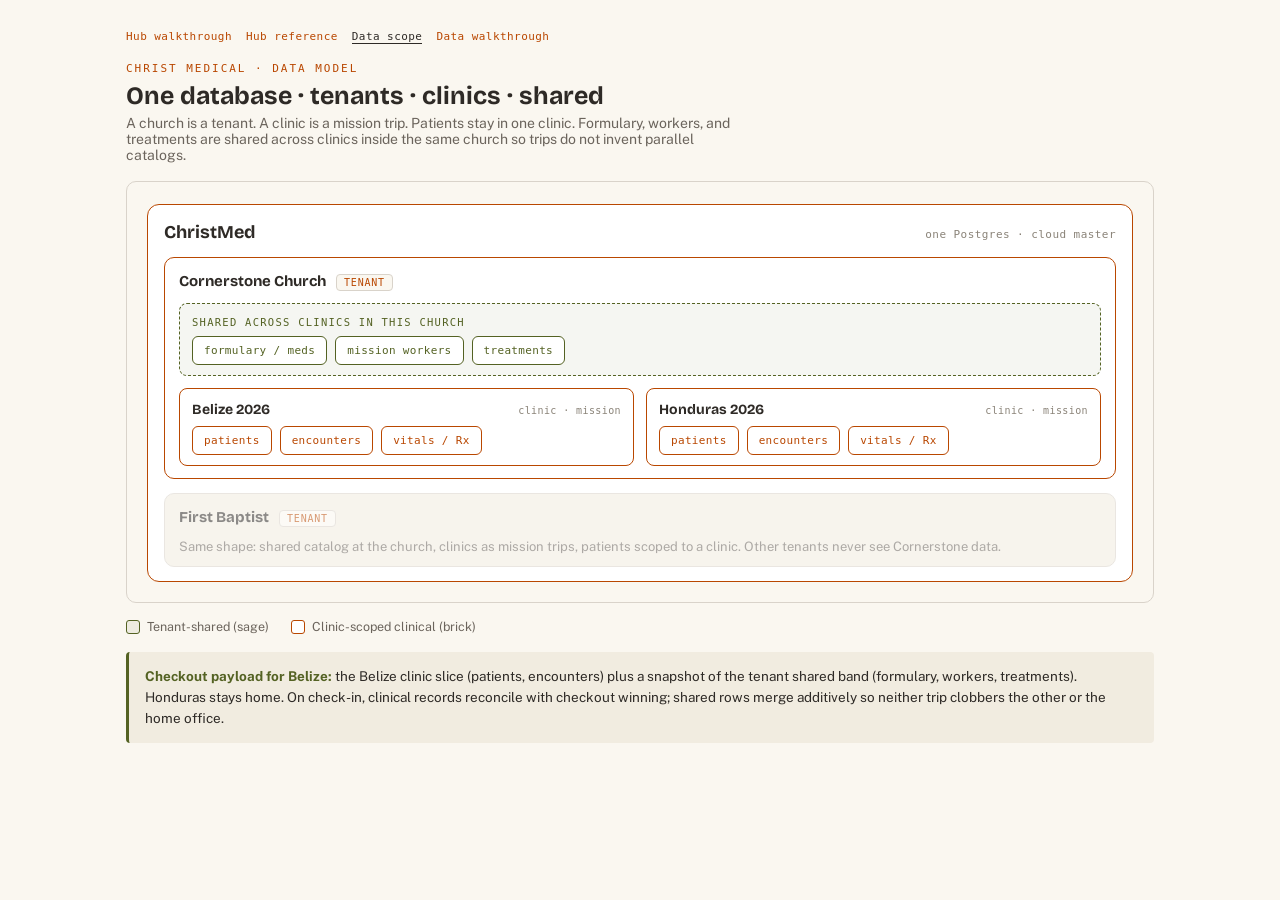
<file: belize-arch/data.html>
<!DOCTYPE html>
<html lang="en">
<head>
<meta charset="utf-8">
<meta name="viewport" content="width=device-width, initial-scale=1">
<title>Data Scope — Tenant / Clinic / Shared — Christ Medical</title>
<link rel="preconnect" href="https://fonts.googleapis.com">
<link rel="preconnect" href="https://fonts.gstatic.com" crossorigin>
<link href="https://fonts.googleapis.com/css2?family=Bricolage+Grotesque:opsz,wght@12..96,400;12..96,700&family=Public+Sans:wght@400;600;700&display=swap" rel="stylesheet">
<link rel="stylesheet" href="styles.css">
<style>
  /* page-local: static containment diagram */
  .wrap{max-width:1080px;margin:0 auto;padding:30px 26px 46px;}
  .nav{display:flex;gap:14px;flex-wrap:wrap;margin:0 0 18px;font-family:var(--font-mono);font-size:11px;letter-spacing:.04em;}
  .nav a{color:var(--brick);text-decoration:none;border-bottom:1px solid transparent;}
  .nav a:hover{border-bottom-color:var(--brick);}
  .nav .here{color:var(--ink);border-bottom-color:var(--ink);}
  .lede{margin:0 0 18px;color:#6b645c;font-size:14px;max-width:70ch;}
  .diagram{
    border:1px solid var(--hair);border-radius:10px;background:var(--paper);
    padding:22px 20px 20px;
  }
  .db{
    border:1.5px solid var(--brick);border-radius:12px;background:#fff;
    padding:16px 16px 14px;
  }
  .db > .hdr{
    display:flex;align-items:baseline;justify-content:space-between;gap:12px;
    margin-bottom:14px;
  }
  .db > .hdr h2{
    font-family:var(--font-head);font-size:18px;font-weight:700;margin:0;
  }
  .db > .hdr .meta{
    font-family:var(--font-mono);font-size:11px;color:#8a8378;letter-spacing:.04em;
  }
  .tenants{display:flex;flex-direction:column;gap:14px;}
  .tenant{
    border:1.5px solid var(--hair);border-radius:10px;background:var(--paper-2);
    padding:14px 14px 12px;
  }
  .tenant.focus{border-color:var(--brick);background:#fff;}
  .tenant.dim{opacity:.55;}
  .tenant > .hdr{
    display:flex;align-items:baseline;gap:10px;margin-bottom:12px;
  }
  .tenant > .hdr h3{
    font-family:var(--font-head);font-size:15px;font-weight:700;margin:0;
  }
  .badge{
    font-family:var(--font-mono);font-size:10px;letter-spacing:.08em;text-transform:uppercase;
    color:var(--brick);border:1px solid var(--hair);border-radius:4px;padding:2px 7px;
    background:var(--paper);
  }
  .shared{
    border:1.5px dashed var(--sage);border-radius:8px;background:rgba(84,98,35,.06);
    padding:12px 12px 10px;margin-bottom:12px;
  }
  .shared .label{
    font-family:var(--font-mono);font-size:10.5px;letter-spacing:.12em;text-transform:uppercase;
    color:var(--sage);margin:0 0 8px;
  }
  .chips{display:flex;flex-wrap:wrap;gap:8px;}
  .chip{
    font-family:var(--font-mono);font-size:11px;letter-spacing:.03em;
    padding:7px 11px;border-radius:6px;border:1.5px solid var(--sage);
    background:#fff;color:var(--sage);
  }
  .chip.brick{
    border-color:var(--brick);color:var(--brick);
  }
  .clinics{display:grid;grid-template-columns:1fr 1fr;gap:12px;}
  @media (max-width:700px){.clinics{grid-template-columns:1fr;}}
  .clinic{
    border:1.5px solid var(--brick);border-radius:8px;background:#fff;
    padding:12px 12px 10px;
  }
  .clinic > .hdr{
    display:flex;align-items:baseline;justify-content:space-between;gap:8px;
    margin-bottom:8px;
  }
  .clinic > .hdr h4{
    font-family:var(--font-head);font-size:14px;font-weight:700;margin:0;
  }
  .clinic .scope{
    font-family:var(--font-mono);font-size:10px;color:#8a8378;letter-spacing:.04em;
  }
  .legend{display:flex;gap:22px;flex-wrap:wrap;margin-top:16px;font-size:12.5px;color:#6b645c;}
  .legend span{display:inline-flex;align-items:center;gap:7px;}
  .sw{width:14px;height:14px;border-radius:3px;border:1.5px solid;display:inline-block;}
  .note{
    margin-top:18px;padding:14px 16px;background:var(--paper-2);
    border-left:3px solid var(--sage);border-radius:4px;font-size:13.5px;line-height:1.55;
  }
  .note b{color:var(--sage);}
</style>
</head>
<body>
<div class="wrap">
  <nav class="nav" aria-label="Deck">
    <a href="index.html">Hub walkthrough</a>
    <a href="architecture.html">Hub reference</a>
    <a class="here" href="data.html">Data scope</a>
    <a href="data-demo.html">Data walkthrough</a>
  </nav>

  <p class="eyebrow">Christ Medical · Data Model</p>
  <h1 style="font-family:var(--font-head);font-weight:700;font-size:25px;margin:0 0 4px;">One database · tenants · clinics · shared</h1>
  <p class="lede">A church is a tenant. A clinic is a mission trip. Patients stay in one clinic. Formulary, workers, and treatments are shared across clinics inside the same church so trips do not invent parallel catalogs.</p>

  <div class="diagram">
    <div class="db">
      <div class="hdr">
        <h2>ChristMed</h2>
        <span class="meta">one Postgres · cloud master</span>
      </div>

      <div class="tenants">
        <section class="tenant focus" aria-label="Cornerstone Church tenant">
          <div class="hdr">
            <h3>Cornerstone Church</h3>
            <span class="badge">tenant</span>
          </div>

          <div class="shared">
            <p class="label">Shared across clinics in this church</p>
            <div class="chips">
              <span class="chip">formulary / meds</span>
              <span class="chip">mission workers</span>
              <span class="chip">treatments</span>
            </div>
          </div>

          <div class="clinics">
            <div class="clinic">
              <div class="hdr">
                <h4>Belize 2026</h4>
                <span class="scope">clinic · mission</span>
              </div>
              <div class="chips">
                <span class="chip brick">patients</span>
                <span class="chip brick">encounters</span>
                <span class="chip brick">vitals / Rx</span>
              </div>
            </div>
            <div class="clinic">
              <div class="hdr">
                <h4>Honduras 2026</h4>
                <span class="scope">clinic · mission</span>
              </div>
              <div class="chips">
                <span class="chip brick">patients</span>
                <span class="chip brick">encounters</span>
                <span class="chip brick">vitals / Rx</span>
              </div>
            </div>
          </div>
        </section>

        <section class="tenant dim" aria-label="First Baptist tenant">
          <div class="hdr">
            <h3>First Baptist</h3>
            <span class="badge">tenant</span>
          </div>
          <p style="margin:0;font-size:13px;color:#6b645c;">Same shape: shared catalog at the church, clinics as mission trips, patients scoped to a clinic. Other tenants never see Cornerstone data.</p>
        </section>
      </div>
    </div>
  </div>

  <div class="legend">
    <span><span class="sw" style="border-color:#546223;background:rgba(84,98,35,.08)"></span> Tenant-shared (sage)</span>
    <span><span class="sw" style="border-color:#B94700;background:#fff"></span> Clinic-scoped clinical (brick)</span>
  </div>

  <div class="note">
    <b>Checkout payload for Belize:</b> the Belize clinic slice (patients, encounters) plus a snapshot of the tenant shared band (formulary, workers, treatments). Honduras stays home. On check-in, clinical records reconcile with checkout winning; shared rows merge additively so neither trip clobbers the other or the home office.
  </div>
</div>
</body>
</html>
</file>
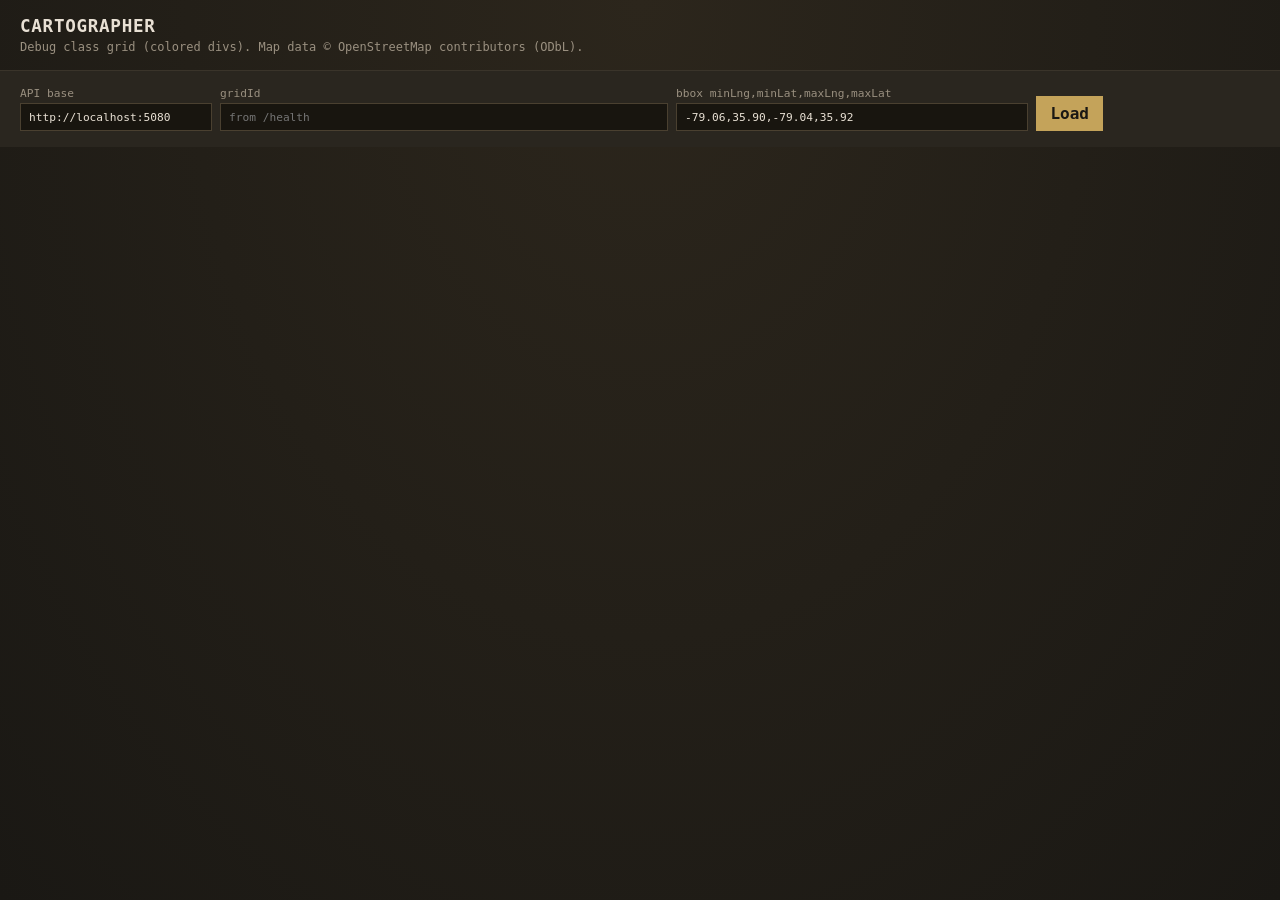
<file: Cartographer/debug/class-grid.html>
<!DOCTYPE html>
<html lang="en">
<head>
  <meta charset="utf-8" />
  <title>Cartographer class grid debug</title>
  <style>
    :root {
      --bg: #1a1814;
      --ink: #e8e0d4;
      --muted: #9a9080;
      --panel: #2a261f;
    }
    * { box-sizing: border-box; }
    body {
      margin: 0;
      font-family: "IBM Plex Mono", "SF Mono", ui-monospace, monospace;
      background: radial-gradient(ellipse at top, #2c261c, var(--bg));
      color: var(--ink);
      min-height: 100vh;
    }
    header {
      padding: 1rem 1.25rem;
      border-bottom: 1px solid #3a342a;
    }
    h1 {
      margin: 0 0 0.25rem;
      font-size: 1.1rem;
      letter-spacing: 0.04em;
      text-transform: uppercase;
    }
    .attr { color: var(--muted); font-size: 0.75rem; }
    form {
      display: flex;
      flex-wrap: wrap;
      gap: 0.5rem;
      padding: 1rem 1.25rem;
      background: var(--panel);
      align-items: end;
    }
    label { display: flex; flex-direction: column; gap: 0.2rem; font-size: 0.7rem; color: var(--muted); }
    input {
      background: #18150f;
      border: 1px solid #4a4030;
      color: var(--ink);
      padding: 0.4rem 0.5rem;
      min-width: 12rem;
      font: inherit;
    }
    button {
      background: #c4a35a;
      color: #1a1814;
      border: 0;
      padding: 0.5rem 0.9rem;
      font: inherit;
      cursor: pointer;
      font-weight: 600;
    }
    #meta { padding: 0.75rem 1.25rem; color: var(--muted); font-size: 0.75rem; }
    #grid {
      display: grid;
      gap: 1px;
      padding: 1rem 1.25rem 2rem;
      width: max-content;
      max-width: 100%;
      overflow: auto;
    }
    .cell {
      width: 14px;
      height: 14px;
    }
    .cell.missing { outline: 1px dashed #555; background: transparent; }
  </style>
</head>
<body>
  <header>
    <h1>Cartographer</h1>
    <div class="attr">Debug class grid (colored divs). Map data © OpenStreetMap contributors (ODbL).</div>
  </header>
  <form id="form">
    <label>API base <input id="api" value="http://localhost:5080" /></label>
    <label>gridId <input id="gridId" placeholder="from /health" style="min-width:28rem" /></label>
    <label>bbox minLng,minLat,maxLng,maxLat
      <input id="bbox" value="-79.06,35.90,-79.04,35.92" style="min-width:22rem" />
    </label>
    <button type="submit">Load</button>
  </form>
  <div id="meta"></div>
  <div id="grid"></div>
  <script>
    const COLORS = {
      water: "#0000FF",
      swamp: "#00FFFF",
      trees: "#007700",
      grass: "#00FF00",
      field: "#AAFF00",
      sand: "#FFFF00",
      dirt_road: "#AA5500",
      paved_road: "#FF00FF",
      structure: "#FF0000",
      dirt: "#885533",
      unknown: "#333333",
    };

    async function boot() {
      const api = document.getElementById("api").value.replace(/\/$/, "");
      try {
        const h = await fetch(api + "/health").then((r) => r.json());
        if (!document.getElementById("gridId").value) {
          document.getElementById("gridId").value = h.gridId || "";
        }
      } catch (_) { /* offline until API is up */ }
    }

    document.getElementById("form").addEventListener("submit", async (e) => {
      e.preventDefault();
      const api = document.getElementById("api").value.replace(/\/$/, "");
      const gridId = document.getElementById("gridId").value.trim();
      const bbox = document.getElementById("bbox").value.trim();
      const url = `${api}/grids/${encodeURIComponent(gridId)}/cells?bbox=${encodeURIComponent(bbox)}`;
      const res = await fetch(url);
      const data = await res.json();
      if (!res.ok) {
        document.getElementById("meta").textContent = data.error || res.statusText;
        return;
      }
      document.getElementById("meta").textContent =
        `origin=(${data.originX},${data.originY}) ${data.width}x${data.height}` +
        ` pending=${data.pending} stale=${data.stale} enqueued=${data.enqueued}`;
      const grid = document.getElementById("grid");
      grid.style.gridTemplateColumns = `repeat(${data.width}, 14px)`;
      grid.innerHTML = "";
      // API is row-major with y ascending (north). CSS grid flows top-first,
      // so reverse rows for a north-up view.
      for (let y = data.height - 1; y >= 0; y--) {
        for (let x = 0; x < data.width; x++) {
          const cls = data.classes[y * data.width + x];
          const el = document.createElement("div");
          el.className = "cell" + (cls ? "" : " missing");
          el.title = cls || "missing";
          el.style.background = cls ? (COLORS[cls] || "#333") : "transparent";
          grid.appendChild(el);
        }
      }
    });

    boot();
  </script>
</body>
</html>
</file>
<file: belize-arch/styles.css>
/* Christ Medical — Belize Hub Architecture
   Field Clinical design system (established in the Christ Medical build).
   Warm paper, campus brick, college ink, bowman sage. */

:root {
  --paper:   #FAF7F0;   /* warm paper */
  --paper-2: #F1ECE0;   /* recessed panel */
  --brick:   #B94700;   /* campus brick — the accent, used with restraint */
  --ink:     #2E2A26;   /* college avenue ink */
  --sage:    #546223;   /* bowman field sage */
  --hair:    #D9D3CA;   /* hairline */
  --ghost:   #C9C2B6;   /* not-yet-reached elements */
  --shadow:  rgba(46, 42, 38, 0.18);

  --font-head: 'Bricolage Grotesque', 'Public Sans', system-ui, sans-serif;
  --font-body: 'Public Sans', system-ui, -apple-system, sans-serif;
  --font-mono: 'DejaVu Sans Mono', ui-monospace, 'SF Mono', monospace;
}

* { box-sizing: border-box; }

html, body {
  margin: 0;
  background: var(--paper);
  color: var(--ink);
  font-family: var(--font-body);
  -webkit-font-smoothing: antialiased;
}

.stage-wrap {
  max-width: 1100px;
  margin: 0 auto;
  padding: 32px 28px 48px;
}

/* --- header --- */
.masthead { border-bottom: 1px solid var(--hair); padding-bottom: 16px; margin-bottom: 8px; }
.eyebrow {
  font-family: var(--font-mono);
  font-size: 11px; letter-spacing: 0.18em; text-transform: uppercase;
  color: var(--brick); margin: 0 0 6px;
}
.masthead h1 {
  font-family: var(--font-head);
  font-weight: 700; font-size: 27px; letter-spacing: -0.01em;
  margin: 0; color: var(--ink);
}
.masthead p { margin: 6px 0 0; font-size: 14px; color: #6b645c; max-width: 62ch; }

/* --- caption strip: what the current step means --- */
.caption {
  min-height: 44px;
  margin: 18px 0 10px;
  padding: 12px 16px;
  background: var(--paper-2);
  border-left: 3px solid var(--brick);
  border-radius: 4px;
  font-size: 14.5px; line-height: 1.5;
}
.caption b { color: var(--brick); }

/* --- the diagram stage --- */
.stage {
  position: relative;
  min-height: 430px;
  padding: 20px 6px;
}

/* rows the story lays out on */
.row { display: flex; align-items: center; gap: 18px; margin-bottom: 30px; flex-wrap: wrap; }
.row .label {
  font-family: var(--font-mono); font-size: 10.5px; letter-spacing: 0.14em;
  text-transform: uppercase; color: #8a8378; width: 74px; flex-shrink: 0;
}

/* --- press-button web component styling (styles its shadow parts) --- */
press-button {
  --pb-fill: #ffffff;
  --pb-edge: var(--brick);
  display: inline-block;
}

/* connectors */
.arrow {
  flex-shrink: 0;
  width: 46px; height: 2px; background: var(--ghost);
  position: relative; transition: background .35s ease;
}
.arrow::after {
  content: ''; position: absolute; right: -1px; top: -4px;
  border-left: 8px solid var(--ghost); border-top: 5px solid transparent;
  border-bottom: 5px solid transparent; transition: border-left-color .35s ease;
}
.arrow.lit { background: var(--brick); }
.arrow.lit::after { border-left-color: var(--brick); }
.arrow.down {
  width: 2px; height: 34px; margin-left: 34px;
}
.arrow.down::after {
  right: -3px; top: auto; bottom: -1px;
  border-left: 5px solid transparent; border-right: 5px solid transparent;
  border-top: 8px solid var(--ghost); border-bottom: none;
}
.arrow.down.lit::after { border-top-color: var(--brick); }

.arrow .arrow-note {
  position: absolute; top: -20px; left: 50%; transform: translateX(-50%);
  white-space: nowrap; font-family: var(--font-mono);
  font-size: 10px; letter-spacing: .04em; color: #8a8378;
}
.arrow.lit .arrow-note { color: var(--brick); }

/* device fan-out under the hub */
.devices { display: flex; gap: 12px; margin-left: 20px; }
.device {
  width: 84px; height: 40px; border-radius: 5px;
  background: var(--paper-2); border: 1.5px solid var(--ghost);
  display: flex; align-items: center; justify-content: center;
  font-family: var(--font-mono); font-size: 9px; color: #8a8378;
  opacity: .35; transition: opacity .4s ease, border-color .4s ease, color .4s ease;
}
.device.lit { opacity: 1; border-color: var(--sage); color: var(--sage); }

/* --- controls --- */
.controls {
  display: flex; align-items: center; gap: 12px;
  margin-top: 24px; padding-top: 18px; border-top: 1px solid var(--hair);
}
.btn {
  font-family: var(--font-body); font-size: 13px; font-weight: 600;
  padding: 9px 18px; border-radius: 7px; cursor: pointer;
  border: 1px solid var(--hair); background: #fff; color: var(--ink);
  transition: transform .08s ease, background .2s ease;
}
.btn:hover { background: var(--paper-2); }
.btn:active { transform: translateY(1px); }
.btn.primary { background: var(--brick); color: #fff; border-color: var(--brick); }
.btn.primary:hover { background: #a13e00; }
.btn:disabled { opacity: .4; cursor: default; }
.step-count { font-family: var(--font-mono); font-size: 12px; color: #8a8378; margin-left: auto; }

.hint { font-size: 12.5px; color: #8a8378; margin-top: 10px; }

@media (prefers-reduced-motion: reduce) {
  * { transition: none !important; animation: none !important; }
}

/* --- deck nav (shared across slides) --- */
.deck-nav {
  display: flex; gap: 14px; flex-wrap: wrap;
  margin: 0 0 16px;
  font-family: var(--font-mono); font-size: 11px; letter-spacing: .04em;
}
.deck-nav a { color: var(--brick); text-decoration: none; border-bottom: 1px solid transparent; }
.deck-nav a:hover { border-bottom-color: var(--brick); }
.deck-nav a.here { color: var(--ink); border-bottom-color: var(--ink); }

/* --- drill-in stage: ownership trail + checkout transporter --- */
.drill-stage {
  position: relative;
  min-height: 420px;
  display: flex;
  align-items: center;
  justify-content: center;
  padding: 28px 8px 12px;
}
.drill-column {
  width: min(680px, 100%);
  display: flex;
  flex-direction: column;
  align-items: stretch;
  gap: 0;
}
.cloud-ico {
  width: 22px; height: 22px;
  color: var(--brick);
  flex-shrink: 0;
}
.cloud-key {
  --fill: #fff; --edge: var(--brick);
  position: relative;
  display: inline-flex; flex-direction: column; align-items: flex-start;
  gap: 2px;
  min-width: 200px;
  padding: 18px 22px 16px 48px;
  background: var(--fill);
  border: 1.5px solid var(--edge);
  border-bottom-width: 6px;
  border-radius: 12px;
  font: inherit; color: var(--ink); text-align: left;
  cursor: pointer;
  transition: transform .12s ease, border-bottom-width .12s ease,
              box-shadow .25s ease, opacity .3s ease;
}
.cloud-key[hidden],
.trail-panel[hidden],
.panel-view[hidden],
.drill-shared[hidden],
.shared-pill[hidden],
.checkout-zone[hidden],
.paired-keys[hidden],
.indy-map[hidden],
.clinic-field[hidden],
.clinic-spine[hidden],
.clinic-router[hidden],
.clinic-fan[hidden],
.clinic-staff[hidden],
.clinic-patient[hidden],
.reconcile-cloud-wrap[hidden],
.reconcile-bridge[hidden] { display: none !important; }
.cloud-key .cloud-ico {
  position: absolute; top: 14px; left: 14px;
}
.cloud-key .ck-name {
  font-family: var(--font-head); font-weight: 700; font-size: 16px;
  letter-spacing: -0.01em;
}
.cloud-key .ck-sub {
  font-family: var(--font-mono); font-size: 10.5px;
  letter-spacing: .04em; color: #8a8378;
}
.cloud-key.solo {
  min-width: 240px;
  padding: 28px 28px 24px 56px;
  box-shadow: 0 0 0 4px rgba(185,71,0,0.12);
}
.cloud-key.solo .cloud-ico { width: 26px; height: 26px; top: 22px; left: 18px; }
.cloud-key.solo .ck-name { font-size: 20px; }
.cloud-key.is-active {
  box-shadow: 0 0 0 4px rgba(185,71,0,0.14);
}
.cloud-key.is-active.pulse {
  animation: drill-pulse 1.6s ease-in-out infinite;
}
.cloud-key.mashing {
  transform: translateY(5px);
  border-bottom-width: 2px;
  animation: none;
}
.cloud-key.leaving {
  opacity: 0;
  transform: scale(0.92);
}
.cloud-key.exiting {
  opacity: 0;
  transform: translateX(18px) scale(0.96);
  pointer-events: none;
  transition: opacity .28s ease, transform .28s ease;
}
.cloud-key:focus-visible {
  outline: 2px solid var(--brick);
  outline-offset: 3px;
}
.cloud-key.clinic {
  min-width: 150px;
  padding: 14px 16px 12px 44px;
}
.cloud-key.clinic .ck-name { font-size: 14px; }

.trail-panel {
  width: 100%;
  border: 1.5px solid var(--brick);
  border-radius: 14px;
  background: #fff;
  padding: 0;
  overflow: hidden;
  transition: transform .45s ease;
}
.trail-panel.source-slide {
  transform: translateY(-6px);
}
.trail-panel.entering,
.panel-view.entering {
  animation: shell-in .3s ease-out;
}

.trail {
  display: flex; flex-wrap: wrap; align-items: center; gap: 8px 10px;
  padding: 12px 16px;
  background: var(--paper-2);
  border-bottom: 1px solid var(--hair);
}
.trail-seg {
  display: inline-flex; align-items: center; gap: 7px;
  font-family: var(--font-head); font-weight: 700; font-size: 14px;
  color: #8a8378;
}
.trail-seg .cloud-ico {
  width: 18px; height: 18px;
  color: #8a8378;
}
.trail-seg.current { color: var(--ink); }
.trail-seg.current .cloud-ico { color: var(--brick); }
.trail-sep {
  font-family: var(--font-mono); font-size: 12px; color: var(--ghost);
}

.trail-body { padding: 18px 16px 16px; }
.key-row {
  display: flex; flex-wrap: wrap; gap: 12px;
  align-items: flex-start;
}

.drill-shared {
  border: 1.5px dashed var(--sage);
  border-radius: 8px;
  background: rgba(84, 98, 35, 0.06);
  padding: 10px 12px;
  margin-bottom: 14px;
  transition: opacity .28s ease, transform .28s ease;
}
.drill-shared.exiting {
  opacity: 0;
  transform: translateY(-6px) scale(0.98);
  pointer-events: none;
}
.drill-shared-label {
  font-family: var(--font-mono); font-size: 10.5px; letter-spacing: .12em;
  text-transform: uppercase; color: var(--sage); margin: 0 0 8px;
}
.drill-shared-label.brick-label { color: var(--brick); }
.drill-chips { display: flex; flex-wrap: wrap; gap: 7px; }
.drill-chip {
  font-family: var(--font-mono); font-size: 10.5px; letter-spacing: .03em;
  padding: 6px 10px; border-radius: 5px;
  border: 1.5px solid var(--sage); color: var(--sage); background: #fff;
}
.drill-chip.brick {
  border-color: var(--brick); color: var(--brick);
}
.shared-pill {
  display: inline-flex; align-items: center;
  font-family: var(--font-mono); font-size: 10.5px; letter-spacing: .08em;
  text-transform: uppercase;
  color: var(--sage);
  border: 1.5px solid var(--sage);
  background: rgba(84, 98, 35, 0.08);
  border-radius: 999px;
  padding: 5px 12px;
  margin-bottom: 14px;
}
.shared-pill.entering { animation: shell-in .3s ease-out; }
.belize-detail {
  border: 1.5px solid var(--brick);
  border-radius: 8px;
  background: var(--paper);
  padding: 12px;
}

/* --- checkout transporter --- */
.checkout-zone {
  display: flex;
  flex-direction: column;
  align-items: center;
  margin-top: 4px;
  transition: opacity .4s ease, transform .4s ease;
}
.checkout-zone.shrinking,
.trail-panel.shrinking {
  opacity: 0;
  transform: scale(0.86);
  pointer-events: none;
}
.data-stream {
  position: relative;
  width: 120px;
  height: 72px;
  margin: 4px 0 8px;
  overflow: hidden;
  transition: height .45s ease, opacity .45s ease, margin .45s ease;
}
.data-stream.broken {
  height: 0;
  margin: 0;
  opacity: 0;
}
.stream-beam {
  position: absolute;
  left: 50%; top: 0; bottom: 0;
  width: 3px;
  transform: translateX(-50%);
  background: linear-gradient(
    to bottom,
    rgba(185,71,0,0) 0%,
    rgba(185,71,0,.55) 20%,
    rgba(84,98,35,.55) 55%,
    rgba(185,71,0,.35) 80%,
    rgba(185,71,0,0) 100%
  );
  opacity: 0;
}
.data-stream.streaming .stream-beam {
  opacity: 1;
  animation: beam-pulse 1.1s ease-in-out infinite;
}
.stream-pkt {
  position: absolute;
  left: 50%;
  top: -8px;
  transform: translateX(-50%);
  font-family: var(--font-mono); font-size: 9px; letter-spacing: .04em;
  color: var(--brick);
  white-space: nowrap;
  opacity: 0;
  pointer-events: none;
}
.stream-pkt.sage { color: var(--sage); }
.data-stream.streaming .stream-pkt {
  animation: stream-fall 1.35s ease-in infinite;
  animation-delay: var(--d, 0s);
}

.hub-replicant {
  width: 100%;
  border: 1.5px solid var(--brick);
  border-radius: 14px;
  background: #fff;
  padding: 14px 16px 16px;
  opacity: 0;
  filter: brightness(1.8);
  clip-path: inset(0 0 100% 0);
}
.hub-replicant.materializing {
  animation: transporter-in 3.5s ease-out forwards;
}
.hub-replicant-hdr {
  display: flex; align-items: center; gap: 10px;
  margin-bottom: 12px;
  padding-bottom: 10px;
  border-bottom: 1px solid var(--hair);
}
.hub-replicant-titles { display: flex; flex-direction: column; gap: 2px; }
.hub-replicant-title {
  font-family: var(--font-head); font-weight: 700; font-size: 15px;
}
.hub-replicant-sub {
  font-family: var(--font-mono); font-size: 10.5px;
  letter-spacing: .04em; color: #8a8378;
}
.pc-ico {
  width: 22px; height: 22px;
  color: var(--brick);
  flex-shrink: 0;
}

/* paired shrunk keys */
.paired-keys {
  display: flex; flex-wrap: wrap; gap: 16px;
  justify-content: center;
  padding: 12px 0;
}
.paired-keys.entering { animation: shell-in .35s ease-out; }
.cloud-key.checked-out {
  --edge: #8a8378;
  opacity: 0.92;
}
.cloud-key.checked-out .cloud-ico { color: #8a8378; }
.cloud-key.checked-out .co-stamp {
  position: absolute;
  top: 10px; right: 10px;
  font-family: var(--font-mono); font-size: 8.5px; letter-spacing: .1em;
  text-transform: uppercase;
  color: var(--brick);
  border: 1.5px solid var(--brick);
  border-radius: 3px;
  padding: 2px 5px;
  transform: rotate(-8deg);
  background: rgba(250,247,240,0.92);
}
.cloud-key.hub-key {
  padding-left: 48px;
  transform-origin: center center;
  will-change: transform, opacity;
}
.cloud-key.hub-key .key-pc {
  position: absolute; top: 14px; left: 14px;
  width: 22px; height: 22px; color: var(--brick);
}
.cloud-key.hub-key.hub-collected {
  opacity: 0;
  pointer-events: none;
}

/* Indiana Jones / pirate map overlay */
.indy-map {
  position: absolute;
  inset: 8px 4px;
  z-index: 20;
  display: flex;
  align-items: center;
  justify-content: center;
  background: rgba(46, 42, 38, 0.55);
  border-radius: 10px;
  opacity: 0;
  pointer-events: none;
}
.indy-map.indy-show {
  animation: indy-fade-in .45s ease-out forwards;
  pointer-events: auto;
}
.indy-map.indy-hide {
  animation: indy-fade-out .7s ease-in forwards;
}
.indy-map-inner {
  width: min(760px, 96%);
  padding: 14px 14px 10px;
  background:
    radial-gradient(ellipse at 30% 20%, rgba(255,240,200,0.35), transparent 50%),
    linear-gradient(145deg, #E8D4A8 0%, #D4B87A 45%, #C9A86A 100%);
  border: 3px solid #6B4E2E;
  box-shadow:
    inset 0 0 40px rgba(90, 55, 20, 0.18),
    0 12px 40px rgba(46, 42, 38, 0.35);
  border-radius: 4px;
}
.indy-map-title {
  margin: 0 0 8px;
  text-align: center;
  font-family: var(--font-head); font-weight: 700; font-size: 15px;
  color: #5A3A1A;
  letter-spacing: 0.02em;
}
.indy-viewport {
  position: relative;
  height: min(440px, 52vh);
  overflow: hidden;
  border-radius: 2px;
  background: #c4b48a;
  box-shadow: inset 0 0 0 1px rgba(90, 60, 25, 0.35);
}
.indy-viewport::after {
  content: '';
  position: absolute;
  inset: 0;
  pointer-events: none;
  box-shadow: inset 0 0 48px rgba(46, 42, 38, 0.28);
  z-index: 2;
}
.indy-world {
  position: absolute;
  left: 0; top: 0;
  width: 1018px;
  height: 1024px;
  transform-origin: 0 0;
  will-change: transform;
}
.indy-basemap {
  display: block;
  width: 1018px;
  height: 1024px;
  user-select: none;
  pointer-events: none;
}
.indy-svg {
  position: absolute;
  left: 0; top: 0;
  width: 1018px;
  height: 1024px;
  overflow: visible;
  pointer-events: none;
}
.indy-label {
  font-family: var(--font-head); font-size: 13px; font-weight: 700;
  fill: #2E2A26;
}
.indy-route {
  stroke-dasharray: 1000;
  stroke-dashoffset: 1000;
}
.indy-route-shadow {
  stroke-dasharray: 1000;
  stroke-dashoffset: 1000;
  pointer-events: none;
}
.indy-route.indy-draw,
.indy-route-shadow.indy-draw {
  animation: indy-draw 3.8s ease-in-out forwards;
}
.indy-plane {
  /* drop shadow via SVG feDropShadow (#plane-shadow) */
}

/* --- on-site clinic LAN (after hub lands) --- */
.clinic-field {
  width: min(640px, 100%);
  margin: 0 auto;
  display: flex;
  flex-direction: column;
  align-items: center;
  gap: 0;
  min-height: 560px;
  padding: 4px 0 110px;
  position: relative;
}
.clinic-field[hidden] { display: none !important; }

.clinic-top {
  display: flex;
  justify-content: center;
  width: 100%;
  min-height: 72px;
}
.clinic-hub {
  display: inline-flex;
  align-items: center;
  gap: 12px;
  padding: 14px 22px 14px 16px;
  background: #fff;
  border: 1.5px solid var(--brick);
  border-bottom-width: 4px;
  border-radius: 10px;
  transform: translateY(28px) scale(0.92);
  opacity: 0.85;
  transition: transform .55s cubic-bezier(.2,.8,.2,1), opacity .4s ease;
}
.clinic-field.is-raised .clinic-hub {
  transform: translateY(0) scale(1);
  opacity: 1;
}
.clinic-hub .pc-ico { width: 26px; height: 26px; color: var(--brick); }
.clinic-hub-text { display: flex; flex-direction: column; gap: 2px; }
.clinic-hub .ck-name {
  font-family: var(--font-head); font-weight: 700; font-size: 16px;
}
.clinic-hub .ck-sub { font-size: 12px; color: #6B645C; }

.cloud-key.cloud-exit-left {
  animation: cloud-exit-left .55s ease-in forwards;
  pointer-events: none;
}

.clinic-spine {
  height: 64px;
  width: 40px;
  margin: 2px 0;
}
.clinic-spine-svg { width: 40px; height: 64px; display: block; overflow: visible; }
.spine-wire {
  stroke: var(--sage);
  stroke-width: 2;
  stroke-linecap: round;
  opacity: 0.55;
}
.spine-bit {
  fill: var(--sage);
  opacity: 0;
  transform-box: fill-box;
  transform-origin: center;
}
.clinic-field.is-linked .spine-bit.up.b1 { animation: spine-up 2.4s linear infinite; }
.clinic-field.is-linked .spine-bit.up.b2 { animation: spine-up 2.4s linear 0.28s infinite; }
.clinic-field.is-linked .spine-bit.up.b3 { animation: spine-up 2.4s linear 0.55s infinite; }
.clinic-field.is-linked .spine-bit.dn.b1 { animation: spine-dn 2.4s linear 1.1s infinite; }
.clinic-field.is-linked .spine-bit.dn.b2 { animation: spine-dn 2.4s linear 1.38s infinite; }
.clinic-field.is-linked .spine-bit.dn.b3 { animation: spine-dn 2.4s linear 1.65s infinite; }

.clinic-router {
  display: flex;
  flex-direction: column;
  align-items: center;
  gap: 4px;
  color: var(--sage);
  transform: scale(0);
  opacity: 0;
}
.clinic-router.pop-in {
  animation: router-bounce .65s cubic-bezier(.2,1.4,.4,1) forwards;
}
.router-ico { width: 52px; height: 38px; }
.router-label {
  font-family: var(--font-mono);
  font-size: 10px;
  letter-spacing: 0.04em;
  color: var(--sage);
}

.clinic-fan {
  width: min(560px, 100%);
  height: 48px;
  margin-top: 2px;
}
.clinic-fan-svg { width: 100%; height: 48px; display: block; overflow: visible; }
.fan-wire {
  fill: none;
  stroke: var(--sage);
  stroke-width: 1.6;
  opacity: 0.35;
  stroke-linecap: round;
}
.clinic-field[data-hot] .fan-wire { opacity: 0.55; }
.fan-bit {
  fill: var(--sage);
  opacity: 0;
}
.clinic-field.is-staffed .fan-bit.fb0 { animation: fan-pulse 1.8s ease-in-out infinite; }
.clinic-field.is-staffed .fan-bit.fb1 { animation: fan-pulse 1.8s ease-in-out 0.4s infinite; }
.clinic-field.is-staffed .fan-bit.fb2 { animation: fan-pulse 1.8s ease-in-out 0.8s infinite; }

.clinic-floor {
  position: relative;
  width: 100%;
  margin-top: 4px;
}
.clinic-staff {
  display: grid;
  grid-template-columns: repeat(4, 1fr);
  gap: 8px;
  width: 100%;
}
.bust {
  display: flex;
  flex-direction: column;
  align-items: center;
  gap: 2px;
  padding: 6px 4px 8px;
  border-radius: 10px;
  transform: scale(0);
  opacity: 0;
  transition: transform .25s ease, background .25s ease, box-shadow .25s ease;
  position: relative;
}
.clinic-field.is-staffed .bust {
  animation: bust-pop .55s cubic-bezier(.2,1.35,.4,1) forwards;
}
.clinic-field.is-staffed .bust:nth-child(1) { animation-delay: .05s; }
.clinic-field.is-staffed .bust:nth-child(2) { animation-delay: .14s; }
.clinic-field.is-staffed .bust:nth-child(3) { animation-delay: .23s; }
.clinic-field.is-staffed .bust:nth-child(4) { animation-delay: .32s; }
.bust.is-hot {
  transform: scale(1.08) !important;
  background: rgba(84, 98, 35, 0.08);
  box-shadow: 0 0 0 2px rgba(84, 98, 35, 0.22);
  animation: none !important;
  opacity: 1 !important;
}
.bust-svg { width: 64px; height: 72px; }
.bust-name {
  font-family: var(--font-head); font-weight: 700; font-size: 12px;
  color: var(--ink);
}
.bust-device {
  font-family: var(--font-mono); font-size: 9px; letter-spacing: 0.06em;
  color: var(--sage); text-transform: uppercase;
}
.bust.is-hot::after {
  content: '';
  position: absolute;
  top: -10px; left: 50%;
  width: 5px; height: 5px;
  margin-left: -2.5px;
  border-radius: 50%;
  background: var(--sage);
  animation: staff-bit 1.1s ease-in-out infinite;
  box-shadow:
    0 10px 0 var(--sage),
    0 20px 0 transparent;
}

.clinic-patient {
  position: absolute;
  top: calc(100% + 6px);
  left: calc(var(--slot, -1) * 25% + 12.5%);
  transform: translateX(-50%);
  display: flex;
  flex-direction: column;
  align-items: center;
  gap: 2px;
  transition: left .7s cubic-bezier(.4,.05,.3,1), opacity .4s ease;
  z-index: 3;
  pointer-events: none;
}
.clinic-patient[data-slot="off-left"] { --slot: -1; opacity: 0; }
.clinic-patient[data-slot="rx"] { --slot: 0; opacity: 1; }
.clinic-patient[data-slot="nurse"] { --slot: 1; opacity: 1; }
.clinic-patient[data-slot="dr"] { --slot: 2; opacity: 1; }
.clinic-patient[data-slot="minister"] { --slot: 3; opacity: 1; }
.clinic-patient[data-slot="off-right"] { --slot: 4; opacity: 0; }
.patient-svg { width: 72px; height: 80px; overflow: visible; }
.patient-label {
  font-family: var(--font-head); font-weight: 700; font-size: 11px; color: var(--ink);
}

/* patient mood toggles */
.clinic-patient .mouth { display: none; }
.clinic-patient .tear,
.clinic-patient .bandage,
.clinic-patient .thermo { display: none; }
.clinic-patient[data-mood="hurt"] .mouth.frown,
.clinic-patient[data-mood="hurt"] .tear,
.clinic-patient[data-mood="hurt"] .bandage { display: block; }
.clinic-patient[data-mood="vitals"] .mouth.frown,
.clinic-patient[data-mood="vitals"] .tear,
.clinic-patient[data-mood="vitals"] .bandage,
.clinic-patient[data-mood="vitals"] .thermo { display: block; }
.clinic-patient[data-mood="better"] .mouth.soft,
.clinic-patient[data-mood="better"] .tear { display: block; }
/* smile at minister — tear stays until after */
.clinic-patient[data-mood="well"] .mouth.smile,
.clinic-patient[data-mood="well"] .tear { display: block; }
.clinic-patient[data-mood="departed"] .mouth.smile { display: block; }

/* reverse close-out — people/wifi only; hub stays */
.clinic-field.is-closing .bust {
  animation: bust-pop-out .4s ease-in forwards !important;
}
.clinic-field.is-closing .bust:nth-child(1) { animation-delay: .05s !important; }
.clinic-field.is-closing .bust:nth-child(2) { animation-delay: .12s !important; }
.clinic-field.is-closing .bust:nth-child(3) { animation-delay: .19s !important; }
.clinic-field.is-closing .bust:nth-child(4) { animation-delay: .26s !important; }
.clinic-field.is-closing .clinic-fan {
  transition: opacity .35s ease;
  opacity: 0;
}
.clinic-field.is-closing .clinic-router {
  animation: router-bounce-out .45s ease-in forwards;
}
.clinic-field.is-closing .clinic-spine {
  transition: opacity .3s ease .15s;
  opacity: 0;
}
/* hub stays during closeout; nudge down when cloud returns */
.clinic-field.is-closing:not(.hub-gone) .clinic-hub,
.clinic-field.has-cloud-back:not(.hub-gone) .clinic-hub {
  transform: translateY(10px) scale(1);
  opacity: 1;
  transition: transform .45s ease, opacity .4s ease;
}
.clinic-field.hub-gone .clinic-hub {
  transition: transform .5s ease, opacity .45s ease;
  transform: translateY(24px) scale(0.4);
  opacity: 0;
  pointer-events: none;
}

/* cloud returns above hub */
.reconcile-cloud-wrap {
  display: flex;
  justify-content: center;
  width: 100%;
  margin-bottom: 4px;
}
.reconcile-cloud-wrap[hidden] { display: none !important; }
.reconcile-cloud {
  position: relative;
  transform: translateY(-28px);
  opacity: 0;
}
.clinic-field.has-cloud-back .reconcile-cloud {
  animation: cloud-drop-in .55s cubic-bezier(.2,.8,.2,1) forwards;
}
.reconcile-cloud.is-home {
  --edge: var(--brick);
  opacity: 1;
}
.reconcile-cloud.is-home .cloud-ico { color: var(--brick); }
.reconcile-cloud.is-home .co-stamp {
  animation: stamp-out .4s ease forwards;
}

/* thick vertical reconcile line */
.reconcile-bridge {
  width: 40px;
  height: 88px;
  margin: 2px 0;
}
.reconcile-bridge[hidden] { display: none !important; }
.reconcile-bridge-svg { width: 40px; height: 88px; display: block; overflow: visible; }
.reconcile-wire {
  stroke: var(--brick);
  stroke-width: 5;
  stroke-linecap: round;
  stroke-dasharray: 100;
  stroke-dashoffset: 100;
  opacity: 0.9;
  filter: drop-shadow(0 2px 2px rgba(46,42,38,0.25));
}
.clinic-field.is-reconciling .reconcile-wire {
  animation: wire-draw .7s ease-out forwards;
}
.clinic-field.line-gone .reconcile-wire {
  animation: wire-fade .4s ease forwards;
}
.reconcile-bit {
  fill: var(--brick);
  opacity: 0;
  transform-box: fill-box;
  transform-origin: center;
}
.clinic-field.is-reconciling:not(.line-gone) .reconcile-bit.up.b1 { animation: rec-up 2s linear 0.7s infinite; }
.clinic-field.is-reconciling:not(.line-gone) .reconcile-bit.up.b2 { animation: rec-up 2s linear 0.95s infinite; }
.clinic-field.is-reconciling:not(.line-gone) .reconcile-bit.up.b3 { animation: rec-up 2s linear 1.2s infinite; }
.clinic-field.is-reconciling:not(.line-gone) .reconcile-bit.dn.b1 { animation: rec-dn 2s linear 1.5s infinite; }
.clinic-field.is-reconciling:not(.line-gone) .reconcile-bit.dn.b2 { animation: rec-dn 2s linear 1.75s infinite; }

@keyframes bust-pop-out {
  from { transform: scale(1); opacity: 1; }
  to   { transform: scale(0); opacity: 0; }
}
@keyframes router-bounce-out {
  0%   { transform: scale(1); opacity: 1; }
  100% { transform: scale(0); opacity: 0; }
}
@keyframes cloud-drop-in {
  from { transform: translateY(-36px); opacity: 0; }
  to   { transform: translateY(0); opacity: 1; }
}
@keyframes wire-draw {
  from { stroke-dashoffset: 100; }
  to   { stroke-dashoffset: 0; }
}
@keyframes wire-fade {
  to { opacity: 0; stroke-dashoffset: 100; }
}
@keyframes stamp-out {
  to { opacity: 0; transform: rotate(-8deg) scale(0.6); }
}
@keyframes rec-up {
  0%   { transform: translateY(0); opacity: 0; }
  12%  { opacity: 1; }
  80%  { opacity: 1; }
  100% { transform: translateY(-68px); opacity: 0; }
}
@keyframes rec-dn {
  0%   { transform: translateY(0); opacity: 0; }
  12%  { opacity: 1; }
  80%  { opacity: 1; }
  100% { transform: translateY(68px); opacity: 0; }
}

@keyframes cloud-exit-left {
  to { transform: translateX(-120%) scale(0.9); opacity: 0; }
}
@keyframes router-bounce {
  0%   { transform: scale(0); opacity: 0; }
  55%  { transform: scale(1.12); opacity: 1; }
  75%  { transform: scale(0.94); }
  100% { transform: scale(1); opacity: 1; }
}
@keyframes bust-pop {
  0%   { transform: scale(0); opacity: 0; }
  60%  { transform: scale(1.1); opacity: 1; }
  100% { transform: scale(1); opacity: 1; }
}
@keyframes spine-up {
  0%   { transform: translateY(0); opacity: 0; }
  12%  { opacity: 1; }
  75%  { opacity: 1; }
  100% { transform: translateY(-52px); opacity: 0; }
}
@keyframes spine-dn {
  0%   { transform: translateY(0); opacity: 0; }
  12%  { opacity: 1; }
  75%  { opacity: 1; }
  100% { transform: translateY(52px); opacity: 0; }
}
@keyframes fan-pulse {
  0%, 100% { opacity: 0; }
  40%, 60% { opacity: 0.9; }
}
@keyframes staff-bit {
  0%   { transform: translateY(8px); opacity: 0; }
  25%  { opacity: 1; }
  100% { transform: translateY(-28px); opacity: 0; }
}

/* floating hub coin (above map overlay) */
.hub-flyer {
  position: fixed;
  z-index: 40;
  display: flex;
  flex-direction: column;
  align-items: flex-start;
  gap: 2px;
  padding: 14px 18px 12px 44px;
  background: #fff;
  border: 1.5px solid var(--brick);
  border-radius: 10px;
  border-bottom-width: 4px;
  box-shadow: 0 8px 24px rgba(46,42,38,0.28);
  pointer-events: none;
  transform-origin: center center;
  transition: transform .7s cubic-bezier(.4,.05,.55,1.15), opacity .5s ease;
  opacity: 0;
  visibility: hidden;
}
.hub-flyer.is-on {
  opacity: 1;
  visibility: visible;
}
.hub-flyer .key-pc {
  position: absolute; top: 12px; left: 12px;
  width: 20px; height: 20px; color: var(--brick);
}
.hub-flyer .ck-name {
  font-family: var(--font-head); font-weight: 700; font-size: 15px;
  color: var(--ink);
}
.hub-flyer .ck-sub {
  font-size: 11px; color: #6B645C;
}

@keyframes indy-fade-in {
  from { opacity: 0; }
  to   { opacity: 1; }
}
@keyframes indy-fade-out {
  from { opacity: 1; }
  to   { opacity: 0; }
}
@keyframes indy-draw {
  from { stroke-dashoffset: 1000; }
  to   { stroke-dashoffset: 0; }
}
@keyframes drill-pulse {
  0%,100% { box-shadow: 0 0 0 4px rgba(185,71,0,0.14); }
  50%     { box-shadow: 0 0 0 7px rgba(185,71,0,0.05); }
}
@keyframes shell-in {
  from { opacity: 0; }
  to   { opacity: 1; }
}
@keyframes stream-fall {
  0%   { top: -4px; opacity: 0; }
  12%  { opacity: 1; }
  85%  { opacity: .85; }
  100% { top: 68px; opacity: 0; }
}
@keyframes beam-pulse {
  0%,100% { opacity: .55; }
  50%     { opacity: 1; }
}
@keyframes transporter-in {
  0% {
    opacity: 0;
    filter: brightness(2.2);
    clip-path: inset(0 0 100% 0);
  }
  25% {
    opacity: .55;
    filter: brightness(1.7);
    clip-path: inset(0 0 70% 0);
  }
  55% {
    opacity: .9;
    filter: brightness(1.25);
    clip-path: inset(0 0 25% 0);
  }
  100% {
    opacity: 1;
    filter: brightness(1);
    clip-path: inset(0 0 0 0);
  }
}

@media (prefers-reduced-motion: reduce) {
  .cloud-key, .trail-panel, .panel-view, .drill-shared, .shared-pill,
  .hub-replicant, .data-stream, .stream-pkt, .stream-beam,
  .indy-map, .indy-route, .paired-keys, .indy-plane, .hub-flyer,
  .clinic-hub, .clinic-router, .bust, .clinic-patient, .spine-bit, .fan-bit,
  .checkin-cloud, .checkin-bit, .reconcile-cloud, .reconcile-bit, .reconcile-wire {
    transition: none !important; animation: none !important;
  }
  .cloud-key.is-active.pulse { animation: none; }
  .hub-replicant.materializing {
    opacity: 1; filter: none; clip-path: none;
  }
  .data-stream.streaming .stream-beam { opacity: .7; }
  .indy-map.indy-show { opacity: 1; }
  .clinic-field.is-raised .clinic-hub { transform: none; opacity: 1; }
  .clinic-router.pop-in,
  .clinic-field.is-staffed .bust { opacity: 1; transform: none; }
  .spine-bit, .fan-bit { opacity: 0.5; }
}

/* --- legacy data-demo containment (kept for data.html sibling patterns) --- */
.data-stage {
  display: flex; flex-direction: column; gap: 22px;
  min-height: 520px;
}
.data-shell {
  border: 1.5px solid var(--ghost); border-radius: 12px;
  background: #fff; padding: 14px 14px 12px;
  opacity: .45; transition: opacity .35s ease, border-color .35s ease;
}
.data-shell.lit { opacity: 1; border-color: var(--brick); }
.data-shell-hdr, .data-tenant-hdr {
  display: flex; align-items: center; gap: 12px; flex-wrap: wrap;
  margin-bottom: 12px;
}
.data-meta {
  font-family: var(--font-mono); font-size: 11px; color: #8a8378; letter-spacing: .04em;
}
.data-tenant {
  border: 1.5px solid var(--ghost); border-radius: 10px;
  background: var(--paper-2); padding: 12px;
  opacity: .4; transition: opacity .35s ease, border-color .35s ease;
}
.data-tenant.lit { opacity: 1; border-color: var(--brick); background: #fff; }
.data-shared {
  border: 1.5px dashed var(--ghost); border-radius: 8px;
  background: transparent; padding: 10px 12px; margin-bottom: 12px;
  opacity: .35; transition: opacity .35s ease, border-color .35s ease, background .35s ease;
}
.data-shared.lit {
  opacity: 1; border-color: var(--sage); background: rgba(84, 98, 35, 0.06);
}
.data-band-label {
  font-family: var(--font-mono); font-size: 10.5px; letter-spacing: .12em;
  text-transform: uppercase; color: var(--sage); margin: 0 0 8px;
}
.data-clinics {
  display: grid; grid-template-columns: 1fr 1fr; gap: 12px;
}
.data-clinic {
  border: 1.5px solid var(--ghost); border-radius: 8px;
  background: var(--paper); padding: 10px;
  opacity: .35; transition: opacity .35s ease, border-color .35s ease, filter .35s ease;
}
.data-clinic.lit { opacity: 1; border-color: var(--brick); }
.data-clinic.held,
.data-clinic.lit.held {
  opacity: .35; filter: grayscale(0.55);
  border-color: var(--ghost);
}
.data-chips { display: flex; flex-wrap: wrap; gap: 7px; }
.dchip {
  font-family: var(--font-mono); font-size: 10.5px; letter-spacing: .03em;
  padding: 6px 10px; border-radius: 5px;
  border: 1.5px solid var(--ghost); color: #8a8378; background: #fff;
  opacity: .3; transition: opacity .35s ease, border-color .35s ease, color .35s ease;
}
.dchip.lit { opacity: 1; border-color: var(--sage); color: var(--sage); }
.dchip.brick.lit { border-color: var(--brick); color: var(--brick); }

@media (max-width: 640px) {
  .row .label { width: 100%; }
  .masthead h1 { font-size: 22px; }
  .data-clinics { grid-template-columns: 1fr; }
}
</file>
<file: iFlame/styles.css>
/* iFlame - ambient focus workspace */

:root {
  --bg: #000000;
  --ember: #e84d12;
  --amber: #ffb347;
  --deep: #7a1508;
  --tray-fg: #c8b8a8;
  --tray-muted: #6a5e54;
  --tray-bg: rgba(8, 6, 4, 0.72);
  --accent: #ff8c2a;
  --idle-ms: 600ms;
  --font: "Iowan Old Style", "Palatino Linotype", Palatino, "Book Antiqua", Georgia, serif;
  --font-ui: "Segoe UI", "Helvetica Neue", Helvetica, Arial, sans-serif;
}

*,
*::before,
*::after {
  box-sizing: border-box;
}

html,
body {
  margin: 0;
  height: 100%;
  overflow: hidden;
  background: var(--bg);
  color: var(--tray-fg);
  font-family: var(--font-ui);
  -webkit-font-smoothing: antialiased;
}

.stage {
  position: relative;
  width: 100vw;
  height: 100vh;
  height: 100dvh;
  background: var(--bg);
  display: grid;
  place-items: center;
  overflow: hidden;
}

/* --- Fire visual (subtle) --- */

.fire {
  width: min(28vw, 180px);
  opacity: 0.72;
  filter: blur(0.2px);
  transform: translateY(4vh);
}

.fire-svg {
  width: 100%;
  height: auto;
  display: block;
  overflow: visible;
}

.glow {
  animation: glowPulse 4.5s ease-in-out infinite;
  transform-origin: 60px 108px;
}

.flame-a {
  animation: flickerA 3.2s ease-in-out infinite;
  transform-origin: 60px 118px;
}

.flame-b {
  animation: flickerB 2.4s ease-in-out infinite;
  transform-origin: 60px 114px;
}

.ember {
  animation: emberPulse 2.8s ease-in-out infinite;
}

.ember-delay {
  animation-delay: 0.9s;
}

.ember-delay2 {
  animation-delay: 1.6s;
}

@keyframes glowPulse {
  0%, 100% { opacity: 0.7; transform: scale(1); }
  50% { opacity: 1; transform: scale(1.06); }
}

@keyframes flickerA {
  0%, 100% { transform: scaleY(1) scaleX(1) translateY(0); opacity: 0.85; }
  30% { transform: scaleY(1.04) scaleX(0.97) translateY(-1px); opacity: 0.95; }
  55% { transform: scaleY(0.96) scaleX(1.03) translateY(1px); opacity: 0.8; }
  80% { transform: scaleY(1.02) scaleX(0.99) translateY(-0.5px); opacity: 0.9; }
}

@keyframes flickerB {
  0%, 100% { transform: scaleY(1) scaleX(1); opacity: 0.9; }
  40% { transform: scaleY(1.06) scaleX(0.95); opacity: 1; }
  70% { transform: scaleY(0.94) scaleX(1.04); opacity: 0.85; }
}

@keyframes emberPulse {
  0%, 100% { opacity: 0.3; }
  50% { opacity: 0.65; }
}

@media (prefers-reduced-motion: reduce) {
  .glow,
  .flame-a,
  .flame-b,
  .ember {
    animation: none;
  }

  .glow {
    opacity: 0.85;
  }

  .flame-a,
  .flame-b {
    opacity: 0.9;
  }

  .ember {
    opacity: 0.45;
  }

  .tray {
    transition: none;
  }
}

/* --- Control tray --- */

.tray {
  position: fixed;
  left: 0;
  right: 0;
  bottom: 0;
  display: flex;
  flex-direction: column;
  align-items: center;
  gap: 1.25rem;
  padding: 1.5rem 1.5rem calc(1.5rem + env(safe-area-inset-bottom, 0px));
  background: linear-gradient(to top, var(--tray-bg), transparent);
  opacity: 1;
  transition: opacity var(--idle-ms) ease;
  z-index: 10;
}

.tray.is-idle {
  opacity: 0;
  pointer-events: none;
}

.ignite {
  appearance: none;
  border: 1px solid rgba(255, 140, 42, 0.45);
  background: rgba(20, 10, 4, 0.85);
  color: var(--amber);
  font-family: var(--font);
  font-size: 1.05rem;
  letter-spacing: 0.04em;
  padding: 0.7rem 1.6rem;
  cursor: pointer;
  border-radius: 2px;
}

.ignite:hover,
.ignite:focus-visible {
  border-color: var(--accent);
  color: #ffe0b0;
  outline: none;
}

.ignite:focus-visible {
  box-shadow: 0 0 0 2px #000, 0 0 0 4px var(--accent);
}

.ignite[hidden] {
  display: none;
}

.channels {
  display: flex;
  align-items: flex-end;
  justify-content: center;
  gap: 1.75rem;
  padding: 0.5rem 1rem 0.25rem;
}

.channels[hidden] {
  display: none;
}

.channel {
  display: flex;
  flex-direction: column;
  align-items: center;
  gap: 0.6rem;
  min-width: 3rem;
}

.channel-label {
  font-size: 0.7rem;
  letter-spacing: 0.12em;
  text-transform: uppercase;
  color: var(--tray-muted);
  user-select: none;
}

/* Vertical range: WebKit + Firefox */

input[type="range"] {
  -webkit-appearance: none;
  appearance: none;
  writing-mode: vertical-lr;
  direction: rtl;
  width: 28px;
  height: 120px;
  background: transparent;
  cursor: pointer;
  padding: 0;
  margin: 0;
}

input[type="range"]::-webkit-slider-runnable-track {
  width: 4px;
  height: 100%;
  background: linear-gradient(to top, var(--deep), var(--ember), var(--amber));
  border-radius: 2px;
  margin: 0 auto;
}

input[type="range"]::-webkit-slider-thumb {
  -webkit-appearance: none;
  appearance: none;
  width: 14px;
  height: 14px;
  margin-left: -5px;
  border-radius: 50%;
  background: #ffe0b0;
  border: 1px solid var(--deep);
  box-shadow: 0 0 6px rgba(255, 106, 26, 0.35);
}

input[type="range"]::-moz-range-track {
  width: 4px;
  height: 100%;
  background: linear-gradient(to top, var(--deep), var(--ember), var(--amber));
  border-radius: 2px;
  border: none;
}

input[type="range"]::-moz-range-thumb {
  width: 14px;
  height: 14px;
  border-radius: 50%;
  background: #ffe0b0;
  border: 1px solid var(--deep);
  box-shadow: 0 0 6px rgba(255, 106, 26, 0.35);
}

input[type="range"]:focus-visible {
  outline: none;
}

input[type="range"]:focus-visible::-webkit-slider-thumb {
  box-shadow: 0 0 0 2px #000, 0 0 0 4px var(--accent);
}

input[type="range"]:focus-visible::-moz-range-thumb {
  box-shadow: 0 0 0 2px #000, 0 0 0 4px var(--accent);
}

.mute {
  appearance: none;
  align-self: center;
  margin-bottom: 0.35rem;
  border: 1px solid rgba(200, 184, 168, 0.25);
  background: transparent;
  color: var(--tray-muted);
  font-family: var(--font-ui);
  font-size: 0.7rem;
  letter-spacing: 0.1em;
  text-transform: uppercase;
  padding: 0.55rem 0.75rem;
  cursor: pointer;
  border-radius: 2px;
  min-width: 3.5rem;
}

.mute:hover,
.mute:focus-visible {
  color: var(--tray-fg);
  border-color: rgba(200, 184, 168, 0.5);
  outline: none;
}

.mute:focus-visible {
  box-shadow: 0 0 0 2px #000, 0 0 0 4px var(--accent);
}

.mute[aria-pressed="true"] {
  color: var(--amber);
  border-color: rgba(255, 140, 42, 0.45);
}

@media (max-width: 420px) {
  .channels {
    gap: 1.1rem;
  }

  input[type="range"] {
    height: 100px;
  }
}
</file>
